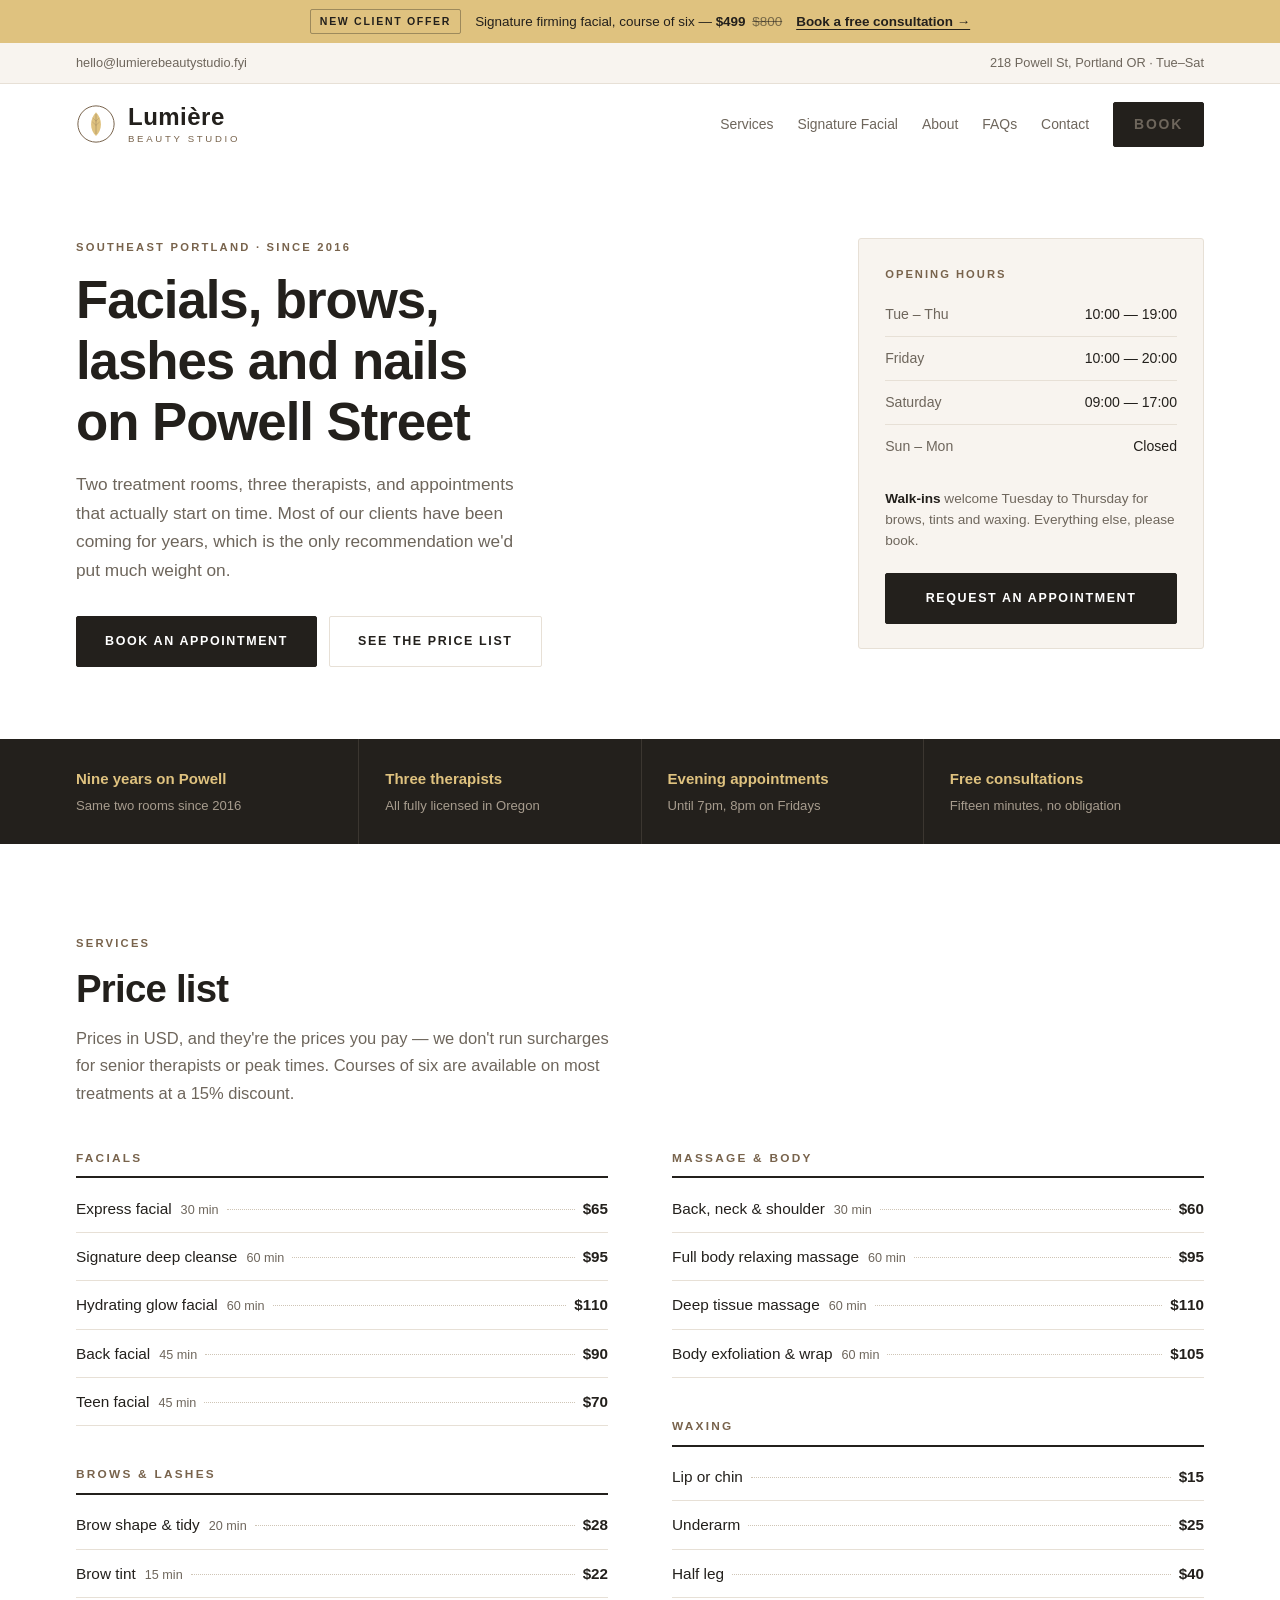
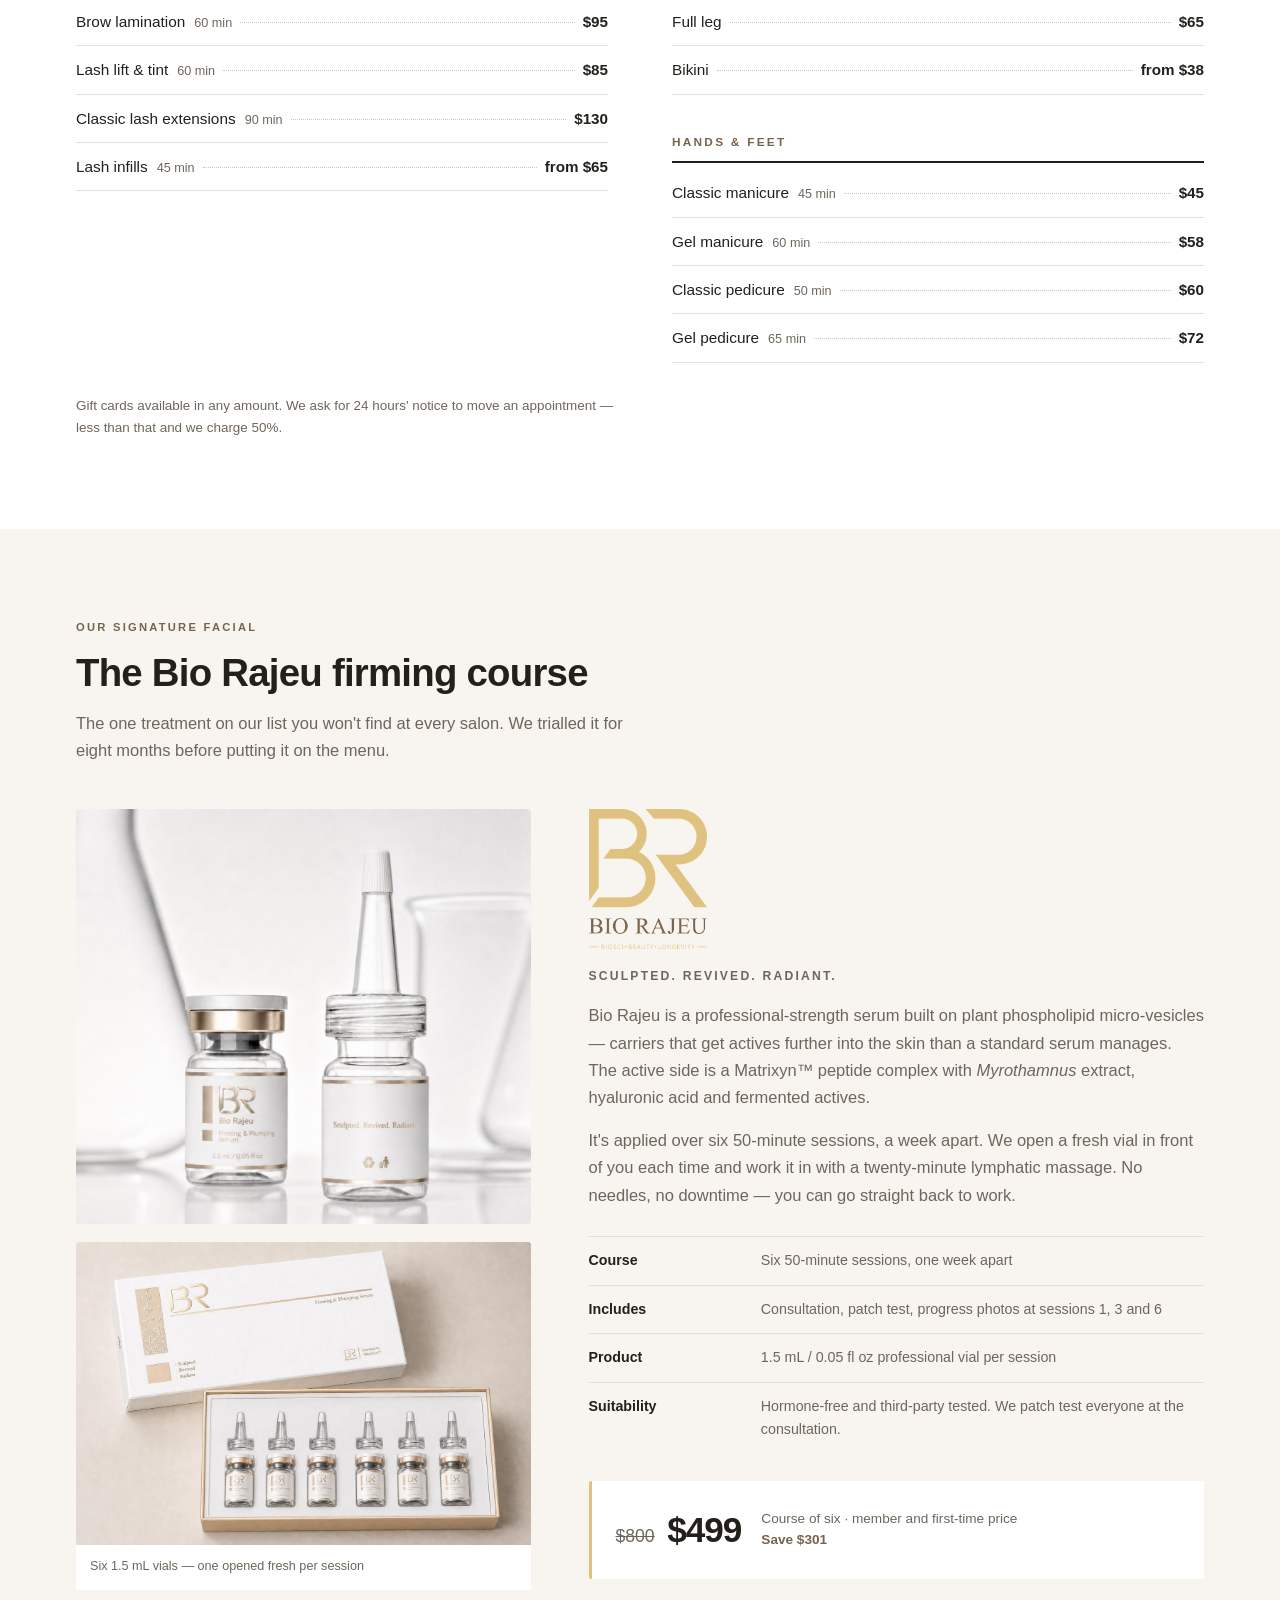
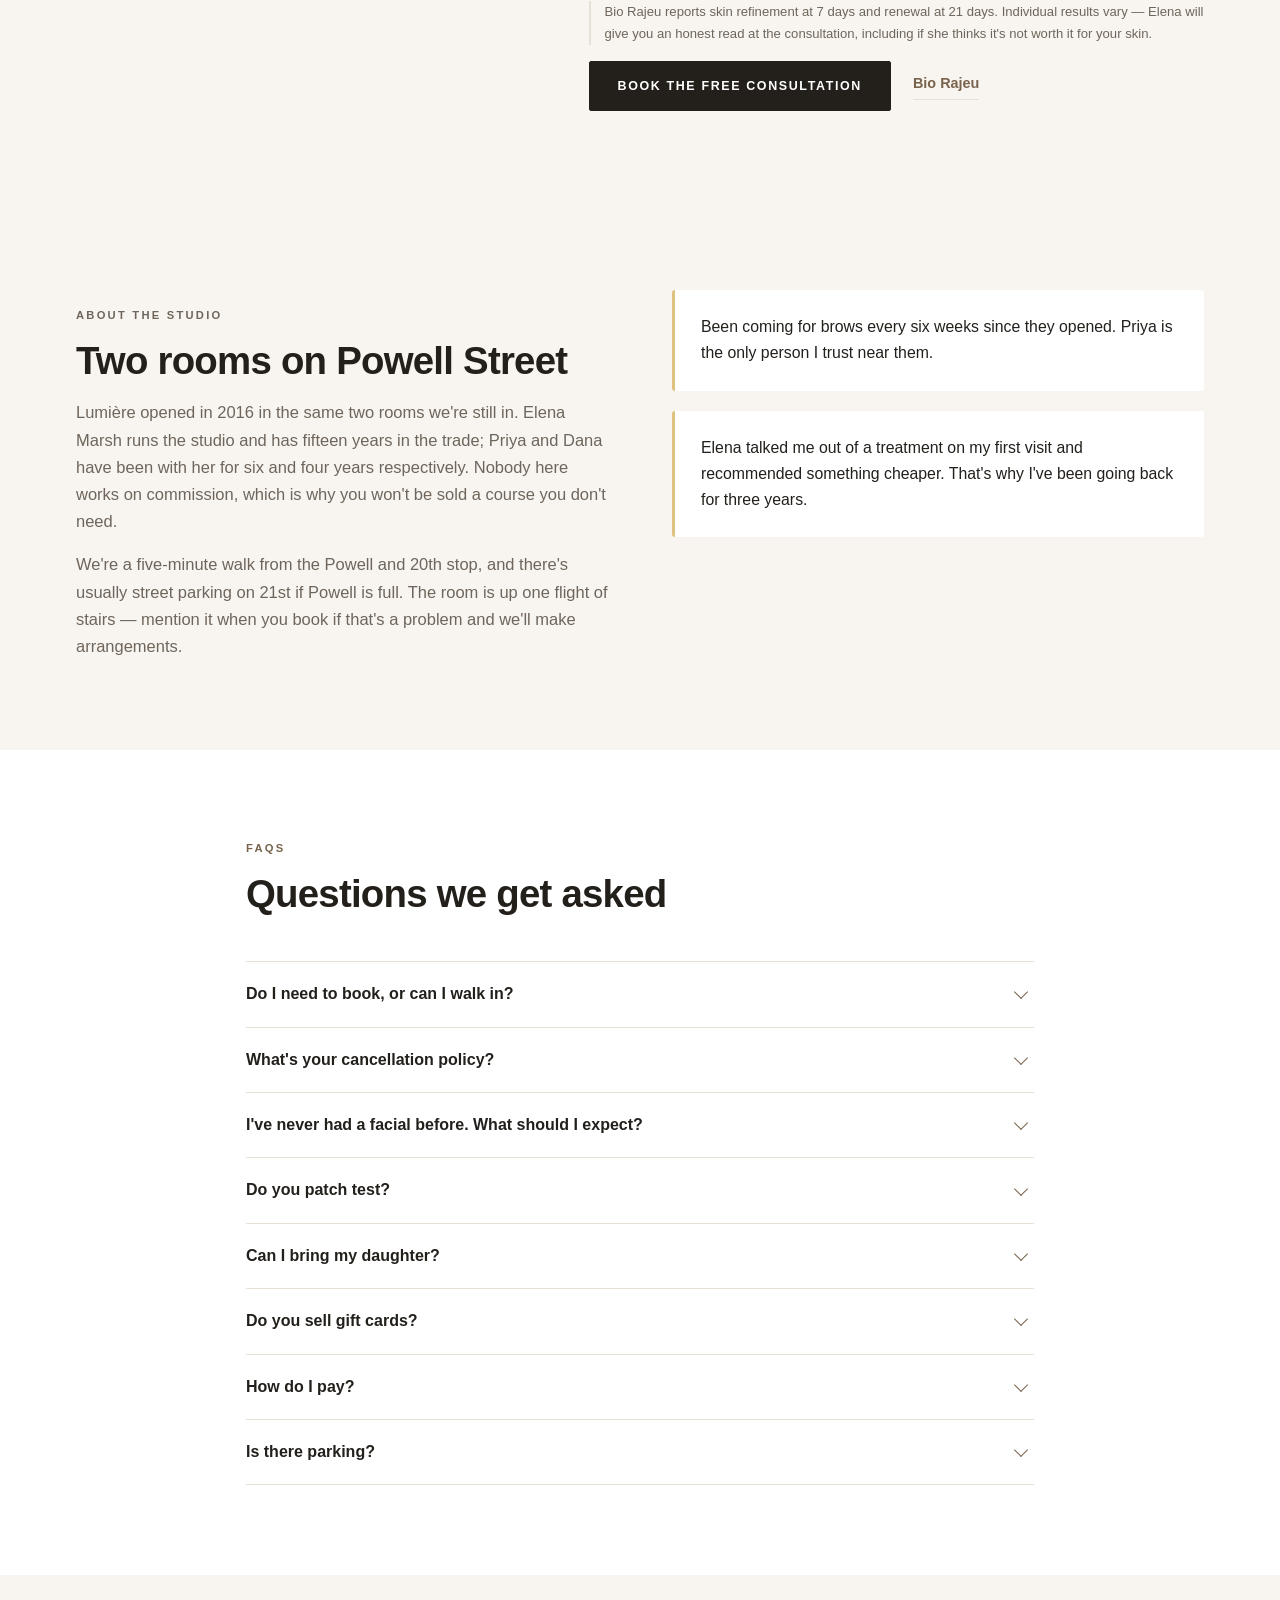
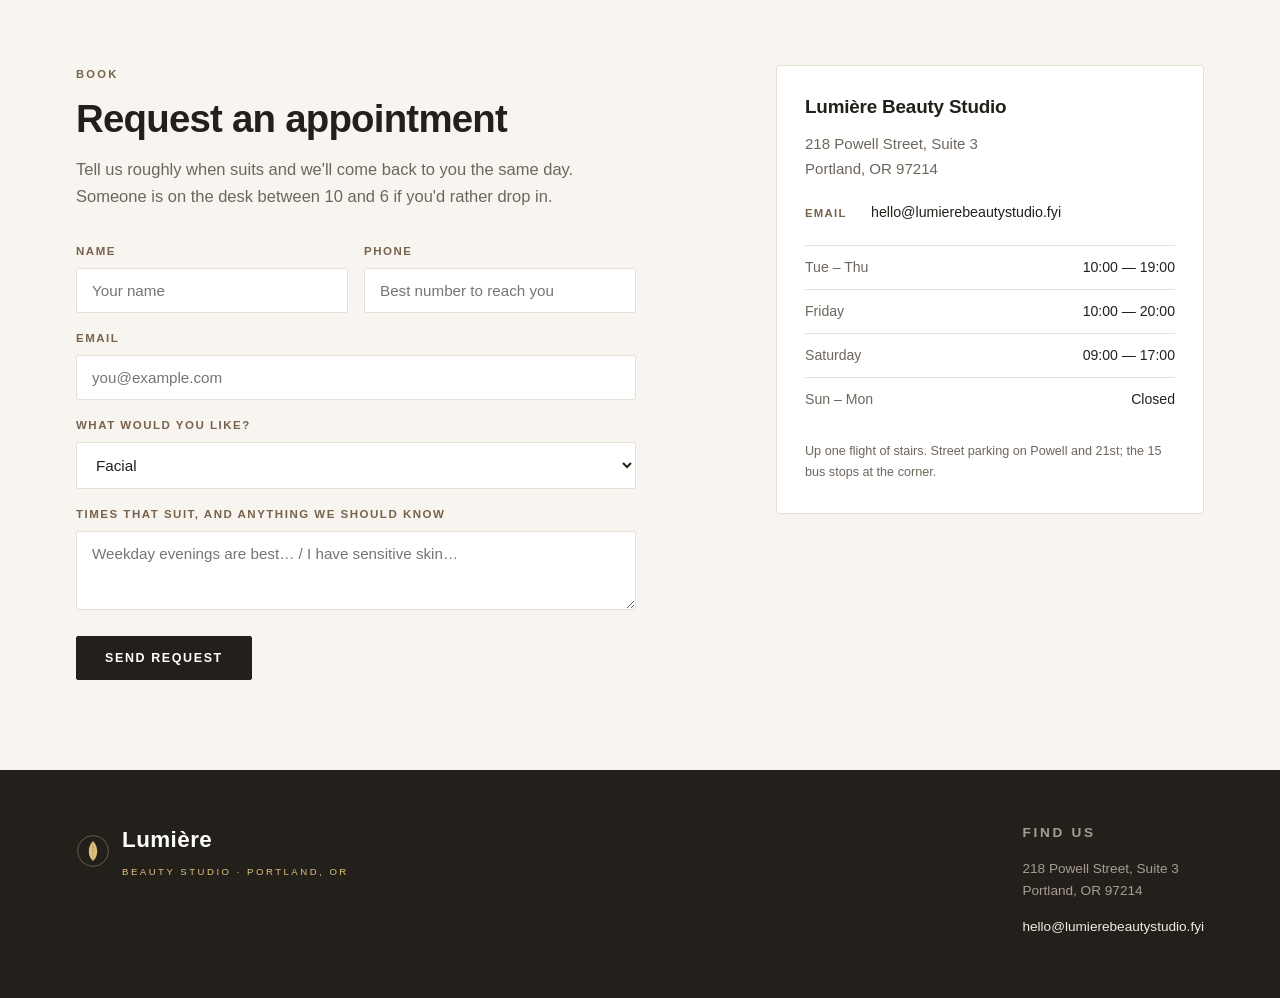
<file: index.html>
<!doctype html>
<html lang="en">
<head>
<meta charset="utf-8">
<meta name="viewport" content="width=device-width, initial-scale=1">
<meta name="robots" content="noindex, nofollow">
<title>Lumière Beauty Studio — Facials, Brows, Lashes &amp; Nails in Portland</title>
<meta name="description" content="A two-room beauty studio on Powell Street, Portland. Facials, brows and lashes, massage, waxing, manicures and pedicures. Since 2016.">
<link rel="icon" href="img/logo.svg">
<link rel="stylesheet" href="style.css">
</head>
<body>

<!-- Announcement bar — edit or delete this block freely -->
<a class="promo-bar" href="#signature">
  <strong>New client offer</strong>
  <span>Signature firming facial, course of six — <b>$499</b> <s>$800</s></span>
  <em>Book a free consultation &rarr;</em>
</a>

<!-- ============ UTILITY BAR ============ -->
<div class="util">
  <div class="wrap util-in">
    <a href="mailto:hello@lumierebeautystudio.fyi">hello@lumierebeautystudio.fyi</a>
    <span class="util-right">218 Powell St, Portland OR · Tue–Sat</span>
  </div>
</div>

<!-- ============ NAV ============ -->
<header class="nav" id="nav">
  <div class="wrap nav-in">
    <a class="brand" href="#top">
      <img class="brand-mark" src="img/logo.svg" alt="" width="64" height="64">
      <span>
        <span class="brand-name">Lumière</span>
        <span class="brand-sub">Beauty Studio</span>
      </span>
    </a>
    <nav class="nav-links" id="navLinks">
      <a href="#services">Services</a>
      <a href="#signature">Signature Facial</a>
      <a href="#about">About</a>
      <a href="#faq">FAQs</a>
      <a href="#contact">Contact</a>
      <a class="btn btn-sm" href="#book">Book</a>
    </nav>
    <button class="burger" id="burger" aria-label="Menu" aria-expanded="false">
      <span></span><span></span><span></span>
    </button>
  </div>
</header>

<main id="top">

  <!-- ============ HERO ============ -->
  <section class="hero">
    <div class="wrap hero-grid">
      <div class="hero-copy">
        <p class="kicker">Southeast Portland · Since 2016</p>
        <h1>Facials, brows, lashes and nails on Powell Street</h1>
        <p class="lede">Two treatment rooms, three therapists, and appointments that actually start on time. Most of our clients have been coming for years, which is the only recommendation we'd put much weight on.</p>
        <div class="hero-cta">
          <a class="btn" href="#book">Book an appointment</a>
          <a class="btn btn-ghost" href="#services">See the price list</a>
        </div>
      </div>
      <aside class="hero-card">
        <p class="hc-head">Opening hours</p>
        <table class="hours">
          <tr><th>Tue – Thu</th><td>10:00 — 19:00</td></tr>
          <tr><th>Friday</th><td>10:00 — 20:00</td></tr>
          <tr><th>Saturday</th><td>09:00 — 17:00</td></tr>
          <tr><th>Sun – Mon</th><td>Closed</td></tr>
        </table>
        <p class="hc-note"><strong>Walk-ins</strong> welcome Tuesday to Thursday for brows, tints and waxing. Everything else, please book.</p>
        <a class="btn btn-block" href="#book">Request an appointment</a>
      </aside>
    </div>
  </section>

  <!-- ============ TRUST STRIP ============ -->
  <section class="strip">
    <div class="wrap strip-in">
      <div><strong>Nine years on Powell</strong><span>Same two rooms since 2016</span></div>
      <div><strong>Three therapists</strong><span>All fully licensed in Oregon</span></div>
      <div><strong>Evening appointments</strong><span>Until 7pm, 8pm on Fridays</span></div>
      <div><strong>Free consultations</strong><span>Fifteen minutes, no obligation</span></div>
    </div>
  </section>

  <!-- ============ SERVICES / PRICE LIST ============ -->
  <section class="section" id="services">
    <div class="wrap">
      <div class="sec-head">
        <p class="kicker">Services</p>
        <h2>Price list</h2>
        <p class="sec-sub">Prices in USD, and they're the prices you pay — we don't run surcharges for senior therapists or peak times. Courses of six are available on most treatments at a 15% discount.</p>
      </div>

      <div class="menu-grid">

        <div class="menu-col">
          <h3 class="menu-cat">Facials</h3>
          <ul class="menu">
            <li><span class="m-name">Express facial<em>30 min</em></span><span class="m-dots"></span><span class="m-price">$65</span></li>
            <li><span class="m-name">Signature deep cleanse<em>60 min</em></span><span class="m-dots"></span><span class="m-price">$95</span></li>
            <li><span class="m-name">Hydrating glow facial<em>60 min</em></span><span class="m-dots"></span><span class="m-price">$110</span></li>
            <li><span class="m-name">Back facial<em>45 min</em></span><span class="m-dots"></span><span class="m-price">$90</span></li>
            <li><span class="m-name">Teen facial<em>45 min</em></span><span class="m-dots"></span><span class="m-price">$70</span></li>
          </ul>

          <h3 class="menu-cat">Brows &amp; lashes</h3>
          <ul class="menu">
            <li><span class="m-name">Brow shape &amp; tidy<em>20 min</em></span><span class="m-dots"></span><span class="m-price">$28</span></li>
            <li><span class="m-name">Brow tint<em>15 min</em></span><span class="m-dots"></span><span class="m-price">$22</span></li>
            <li><span class="m-name">Brow lamination<em>60 min</em></span><span class="m-dots"></span><span class="m-price">$95</span></li>
            <li><span class="m-name">Lash lift &amp; tint<em>60 min</em></span><span class="m-dots"></span><span class="m-price">$85</span></li>
            <li><span class="m-name">Classic lash extensions<em>90 min</em></span><span class="m-dots"></span><span class="m-price">$130</span></li>
            <li><span class="m-name">Lash infills<em>45 min</em></span><span class="m-dots"></span><span class="m-price">from $65</span></li>
          </ul>
        </div>

        <div class="menu-col">
          <h3 class="menu-cat">Massage &amp; body</h3>
          <ul class="menu">
            <li><span class="m-name">Back, neck &amp; shoulder<em>30 min</em></span><span class="m-dots"></span><span class="m-price">$60</span></li>
            <li><span class="m-name">Full body relaxing massage<em>60 min</em></span><span class="m-dots"></span><span class="m-price">$95</span></li>
            <li><span class="m-name">Deep tissue massage<em>60 min</em></span><span class="m-dots"></span><span class="m-price">$110</span></li>
            <li><span class="m-name">Body exfoliation &amp; wrap<em>60 min</em></span><span class="m-dots"></span><span class="m-price">$105</span></li>
          </ul>

          <h3 class="menu-cat">Waxing</h3>
          <ul class="menu">
            <li><span class="m-name">Lip or chin</span><span class="m-dots"></span><span class="m-price">$15</span></li>
            <li><span class="m-name">Underarm</span><span class="m-dots"></span><span class="m-price">$25</span></li>
            <li><span class="m-name">Half leg</span><span class="m-dots"></span><span class="m-price">$40</span></li>
            <li><span class="m-name">Full leg</span><span class="m-dots"></span><span class="m-price">$65</span></li>
            <li><span class="m-name">Bikini</span><span class="m-dots"></span><span class="m-price">from $38</span></li>
          </ul>

          <h3 class="menu-cat">Hands &amp; feet</h3>
          <ul class="menu">
            <li><span class="m-name">Classic manicure<em>45 min</em></span><span class="m-dots"></span><span class="m-price">$45</span></li>
            <li><span class="m-name">Gel manicure<em>60 min</em></span><span class="m-dots"></span><span class="m-price">$58</span></li>
            <li><span class="m-name">Classic pedicure<em>50 min</em></span><span class="m-dots"></span><span class="m-price">$60</span></li>
            <li><span class="m-name">Gel pedicure<em>65 min</em></span><span class="m-dots"></span><span class="m-price">$72</span></li>
          </ul>
        </div>

      </div>
      <p class="price-foot">Gift cards available in any amount. We ask for 24 hours' notice to move an appointment — less than that and we charge 50%.</p>
    </div>
  </section>

  <!-- ============================================================
       THE ONE BIO RAJEU SECTION
       ============================================================ -->
  <section class="section signature" id="signature">
    <div class="wrap">
      <div class="sec-head">
        <p class="kicker">Our signature facial</p>
        <h2>The Bio Rajeu firming course</h2>
        <p class="sec-sub">The one treatment on our list you won't find at every salon. We trialled it for eight months before putting it on the menu.</p>
      </div>

      <div class="sig-grid">
        <div class="sig-photos">
          <figure>
            <img src="img/serum-vials.jpg" alt="Bio Rajeu Firming &amp; Plumping Serum vial with its applicator" width="1280" height="1160" loading="lazy">
          </figure>
          <figure>
            <img src="img/serum-kit.jpg" alt="Bio Rajeu professional kit containing six serum vials" width="1280" height="853" loading="lazy">
            <figcaption>Six 1.5&nbsp;mL vials — one opened fresh per session</figcaption>
          </figure>
        </div>

        <div class="sig-copy">
          <img class="br-logo" src="img/br-logo.png" alt="Bio Rajeu — biosci, beauty, longevity" width="420" height="498">
          <p class="tagline">Sculpted. Revived. Radiant.</p>
          <p>Bio Rajeu is a professional-strength serum built on plant phospholipid micro-vesicles — carriers that get actives further into the skin than a standard serum manages. The active side is a Matrixyn™ peptide complex with <em>Myrothamnus</em> extract, hyaluronic acid and fermented actives.</p>
          <p>It's applied over six 50-minute sessions, a week apart. We open a fresh vial in front of you each time and work it in with a twenty-minute lymphatic massage. No needles, no downtime — you can go straight back to work.</p>

          <table class="spec">
            <tr><th>Course</th><td>Six 50-minute sessions, one week apart</td></tr>
            <tr><th>Includes</th><td>Consultation, patch test, progress photos at sessions 1, 3 and 6</td></tr>
            <tr><th>Product</th><td>1.5 mL / 0.05 fl oz professional vial per session</td></tr>
            <tr><th>Suitability</th><td>Hormone-free and third-party tested. We patch test everyone at the consultation.</td></tr>
          </table>

          <div class="offer">
            <div>
              <span class="offer-was">$800</span>
              <span class="offer-now">$499</span>
            </div>
            <p>Course of six · member and first-time price<br><em>Save $301</em></p>
          </div>

          <p class="disclaim">Bio Rajeu reports skin refinement at 7 days and renewal at 21 days. Individual results vary — Elena will give you an honest read at the consultation, including if she thinks it's not worth it for your skin.</p>

          <div class="sig-cta">
            <a class="btn" href="#book">Book the free consultation</a>
            <span class="brandname">Bio&nbsp;Rajeu</span>
          </div>
        </div>
      </div>
    </div>
  </section>

  <!-- ============ ABOUT ============ -->
  <section class="section about" id="about">
    <div class="wrap about-grid">
      <div>
        <p class="kicker">About the studio</p>
        <h2>Two rooms on Powell Street</h2>
        <p>Lumière opened in 2016 in the same two rooms we're still in. Elena Marsh runs the studio and has fifteen years in the trade; Priya and Dana have been with her for six and four years respectively. Nobody here works on commission, which is why you won't be sold a course you don't need.</p>
        <p>We're a five-minute walk from the Powell and 20th stop, and there's usually street parking on 21st if Powell is full. The room is up one flight of stairs — mention it when you book if that's a problem and we'll make arrangements.</p>
      </div>
      <div class="reviews">
        <blockquote>
          <p>Been coming for brows every six weeks since they opened. Priya is the only person I trust near them.</p>
        </blockquote>
        <blockquote>
          <p>Elena talked me out of a treatment on my first visit and recommended something cheaper. That's why I've been going back for three years.</p>
        </blockquote>
      </div>
    </div>
  </section>

  <!-- ============ FAQ ============ -->
  <section class="section" id="faq">
    <div class="wrap faq-wrap">
      <div class="sec-head">
        <p class="kicker">FAQs</p>
        <h2>Questions we get asked</h2>
      </div>
      <details><summary>Do I need to book, or can I walk in?</summary><p>Brows, tints and waxing we can usually fit in on a Tuesday to Thursday if you walk in. Facials, massage and nails need booking — those rooms are usually spoken for a week ahead.</p></details>
      <details><summary>What's your cancellation policy?</summary><p>Twenty-four hours' notice and there's no charge. Less than that and we charge 50%, because the slot generally can't be refilled. Genuine emergencies are a different matter — just let us know.</p></details>
      <details><summary>I've never had a facial before. What should I expect?</summary><p>Come with a clean face if you can, though it's fine if you don't. We'll talk through your skin for five minutes first, then you're lying down for the rest of it. Most people fall asleep. Nothing we do will leave you red or peeling.</p></details>
      <details><summary>Do you patch test?</summary><p>Always, for tints, lash treatments and any course-based facial. It takes two minutes at the consultation and needs to be at least 24 hours before the appointment.</p></details>
      <details><summary>Can I bring my daughter?</summary><p>We do teen facials from fourteen with a parent present. For everything else the minimum is sixteen, and under eighteen needs a parent to sign.</p></details>
      <details><summary>Do you sell gift cards?</summary><p>Yes, any amount, valid twelve months. You can buy them at the desk or by email and we'll post them out.</p></details>
      <details><summary>How do I pay?</summary><p>Card, cash or Apple Pay at the desk. Courses can be split over three months at no extra cost — just ask when you book.</p></details>
      <details><summary>Is there parking?</summary><p>Street parking on Powell and 21st, free after 6pm. The 15 bus stops at the corner.</p></details>
    </div>
  </section>

  <!-- ============ BOOK / CONTACT ============ -->
  <section class="section book" id="book">
    <div class="wrap book-grid">
      <div>
        <p class="kicker">Book</p>
        <h2>Request an appointment</h2>
        <p class="sec-sub">Tell us roughly when suits and we'll come back to you the same day. Someone is on the desk between 10 and 6 if you'd rather drop in.</p>
        <form class="form" onsubmit="return false;">
          <div class="row">
            <label>Name<input type="text" placeholder="Your name" required></label>
            <label>Phone<input type="tel" placeholder="Best number to reach you" required></label>
          </div>
          <label>Email<input type="email" placeholder="you@example.com" required></label>
          <label>What would you like?
            <select>
              <option>Facial</option>
              <option>Brows or lashes</option>
              <option>Massage or body</option>
              <option>Waxing</option>
              <option>Manicure or pedicure</option>
              <option>Bio Rajeu firming course — free consultation</option>
              <option>Not sure yet</option>
            </select>
          </label>
          <label>Times that suit, and anything we should know<textarea rows="3" placeholder="Weekday evenings are best… / I have sensitive skin…"></textarea></label>
          <button class="btn" type="submit">Send request</button>
        </form>
      </div>
      <aside class="details" id="contact">
        <h3>Lumière Beauty Studio</h3>
        <p class="addr">218 Powell Street, Suite 3<br>Portland, OR 97214</p>
        <p class="contact-line"><strong>Email</strong> <a href="mailto:hello@lumierebeautystudio.fyi">hello@lumierebeautystudio.fyi</a></p>
        <table class="hours">
          <tr><th>Tue – Thu</th><td>10:00 — 19:00</td></tr>
          <tr><th>Friday</th><td>10:00 — 20:00</td></tr>
          <tr><th>Saturday</th><td>09:00 — 17:00</td></tr>
          <tr><th>Sun – Mon</th><td>Closed</td></tr>
        </table>
        <p class="fineprint">Up one flight of stairs. Street parking on Powell and 21st; the 15 bus stops at the corner.</p>
      </aside>
    </div>
  </section>

</main>

<footer class="footer">
  <div class="wrap footer-in">
    <div class="foot-col">
      <div class="foot-brand">
        <img class="brand-mark" src="img/logo.svg" alt="" width="64" height="64">
        <div>
          <p class="brand-name foot-name">Lumière</p>
          <p class="foot-sub">Beauty Studio · Portland, OR</p>
        </div>
      </div>
    </div>
    <div class="foot-col foot-links">
      <p class="foot-head">Find us</p>
      <p>218 Powell Street, Suite 3<br>Portland, OR 97214</p>
      <p><a href="mailto:hello@lumierebeautystudio.fyi">hello@lumierebeautystudio.fyi</a></p>
    </div>
  </div>
</footer>

<script src="script.js"></script>
</body>
</html>
</file>
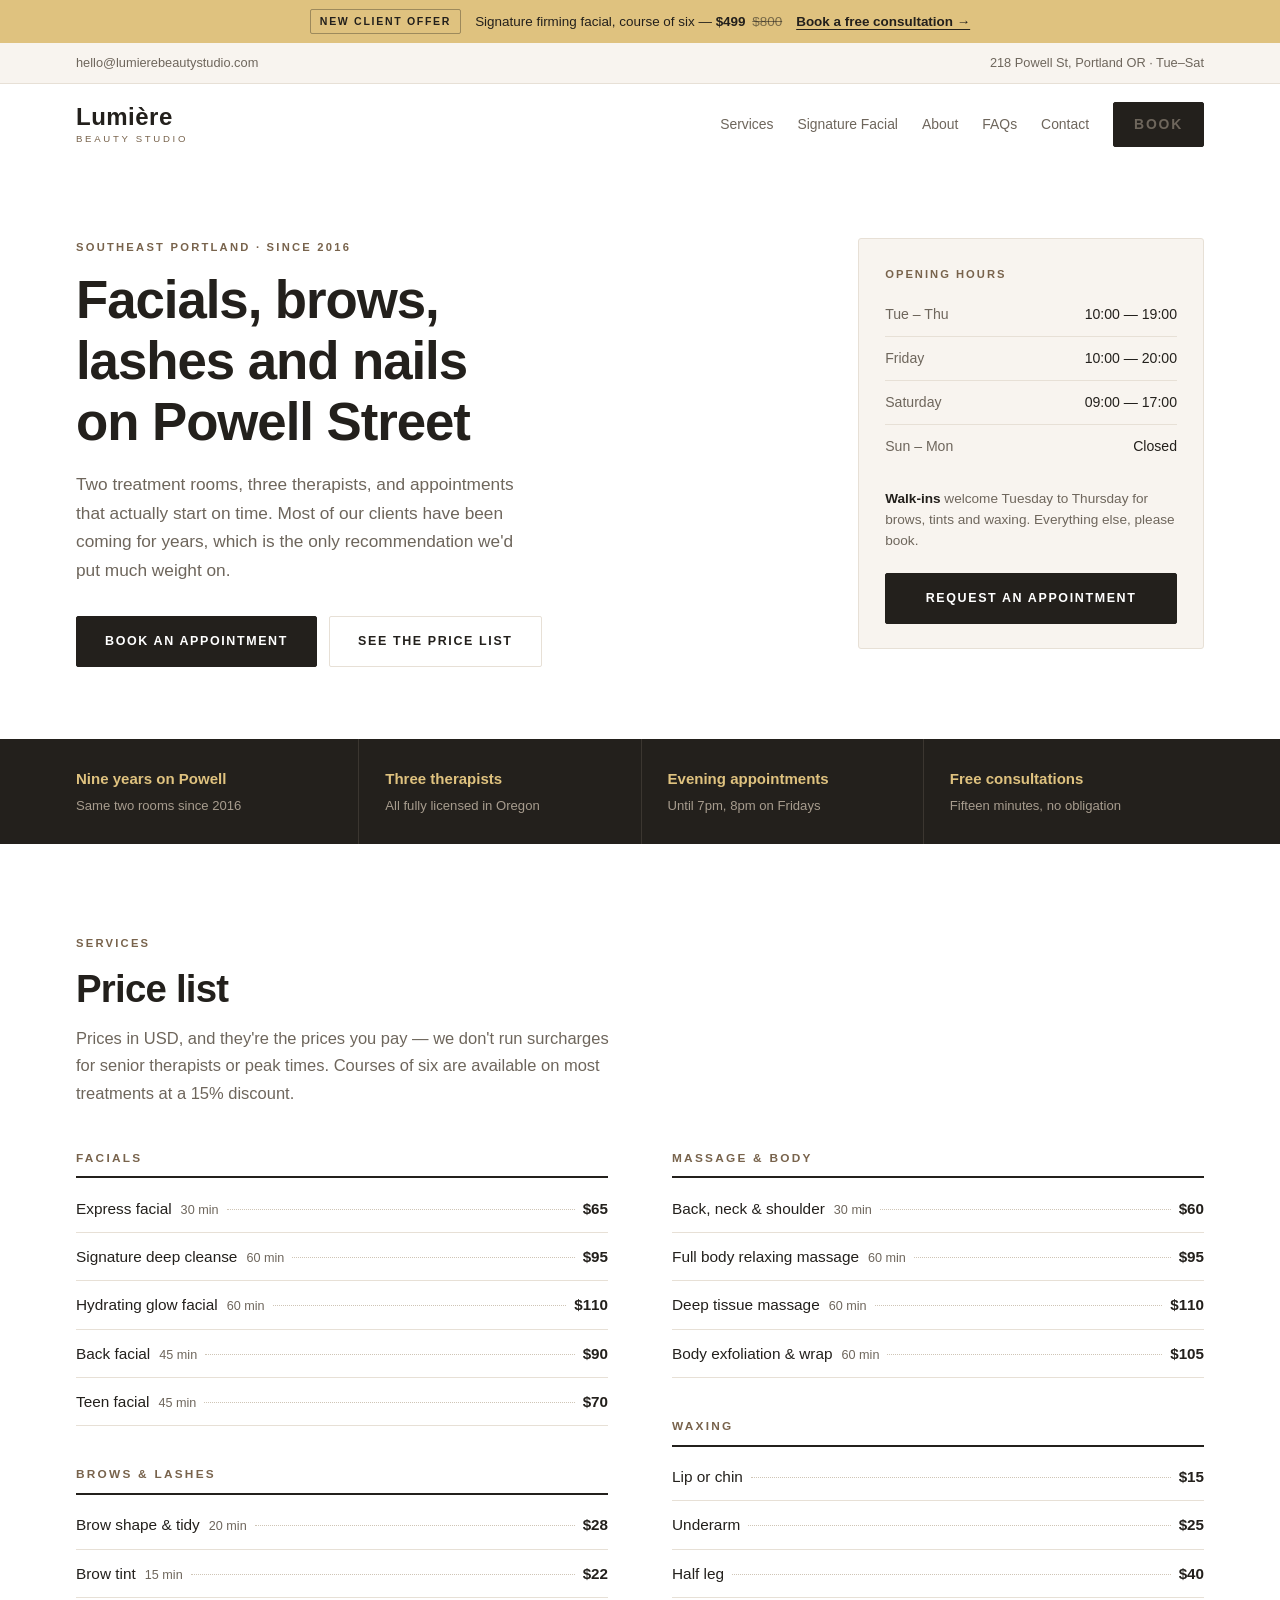
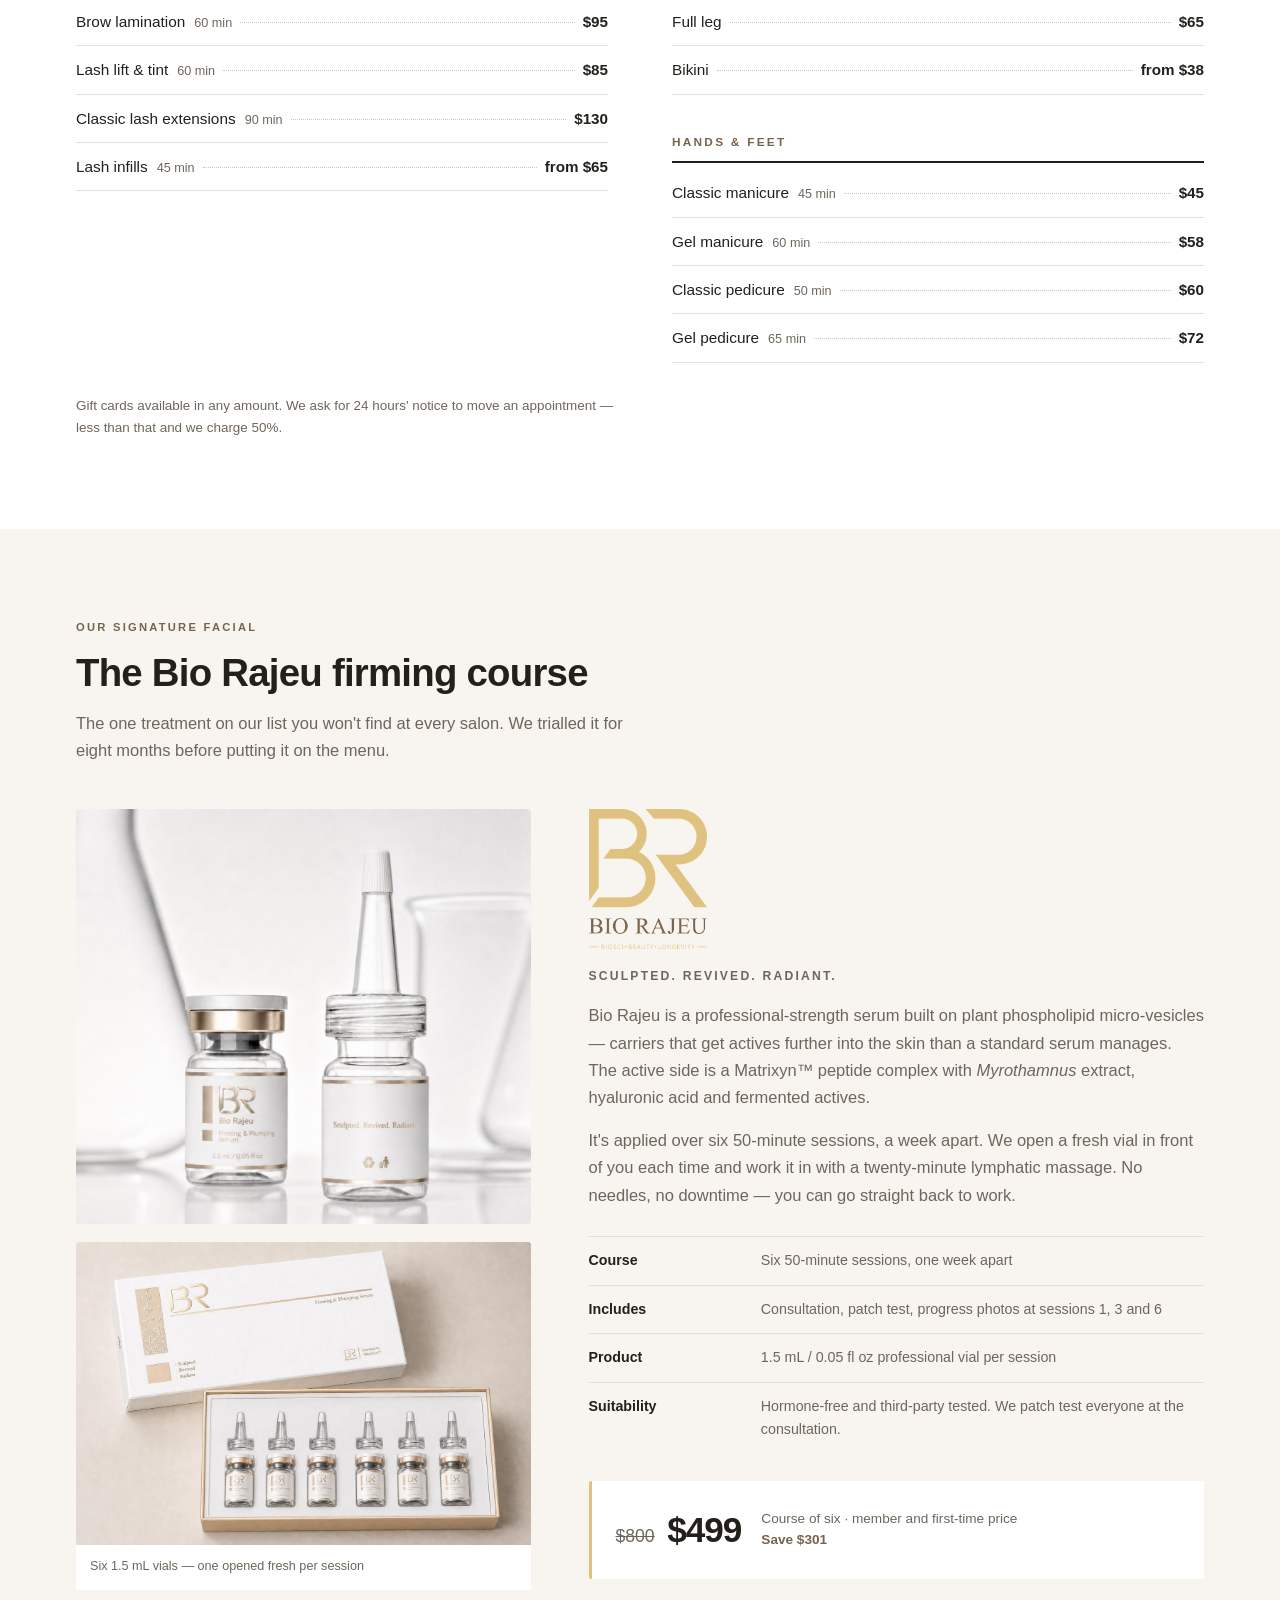
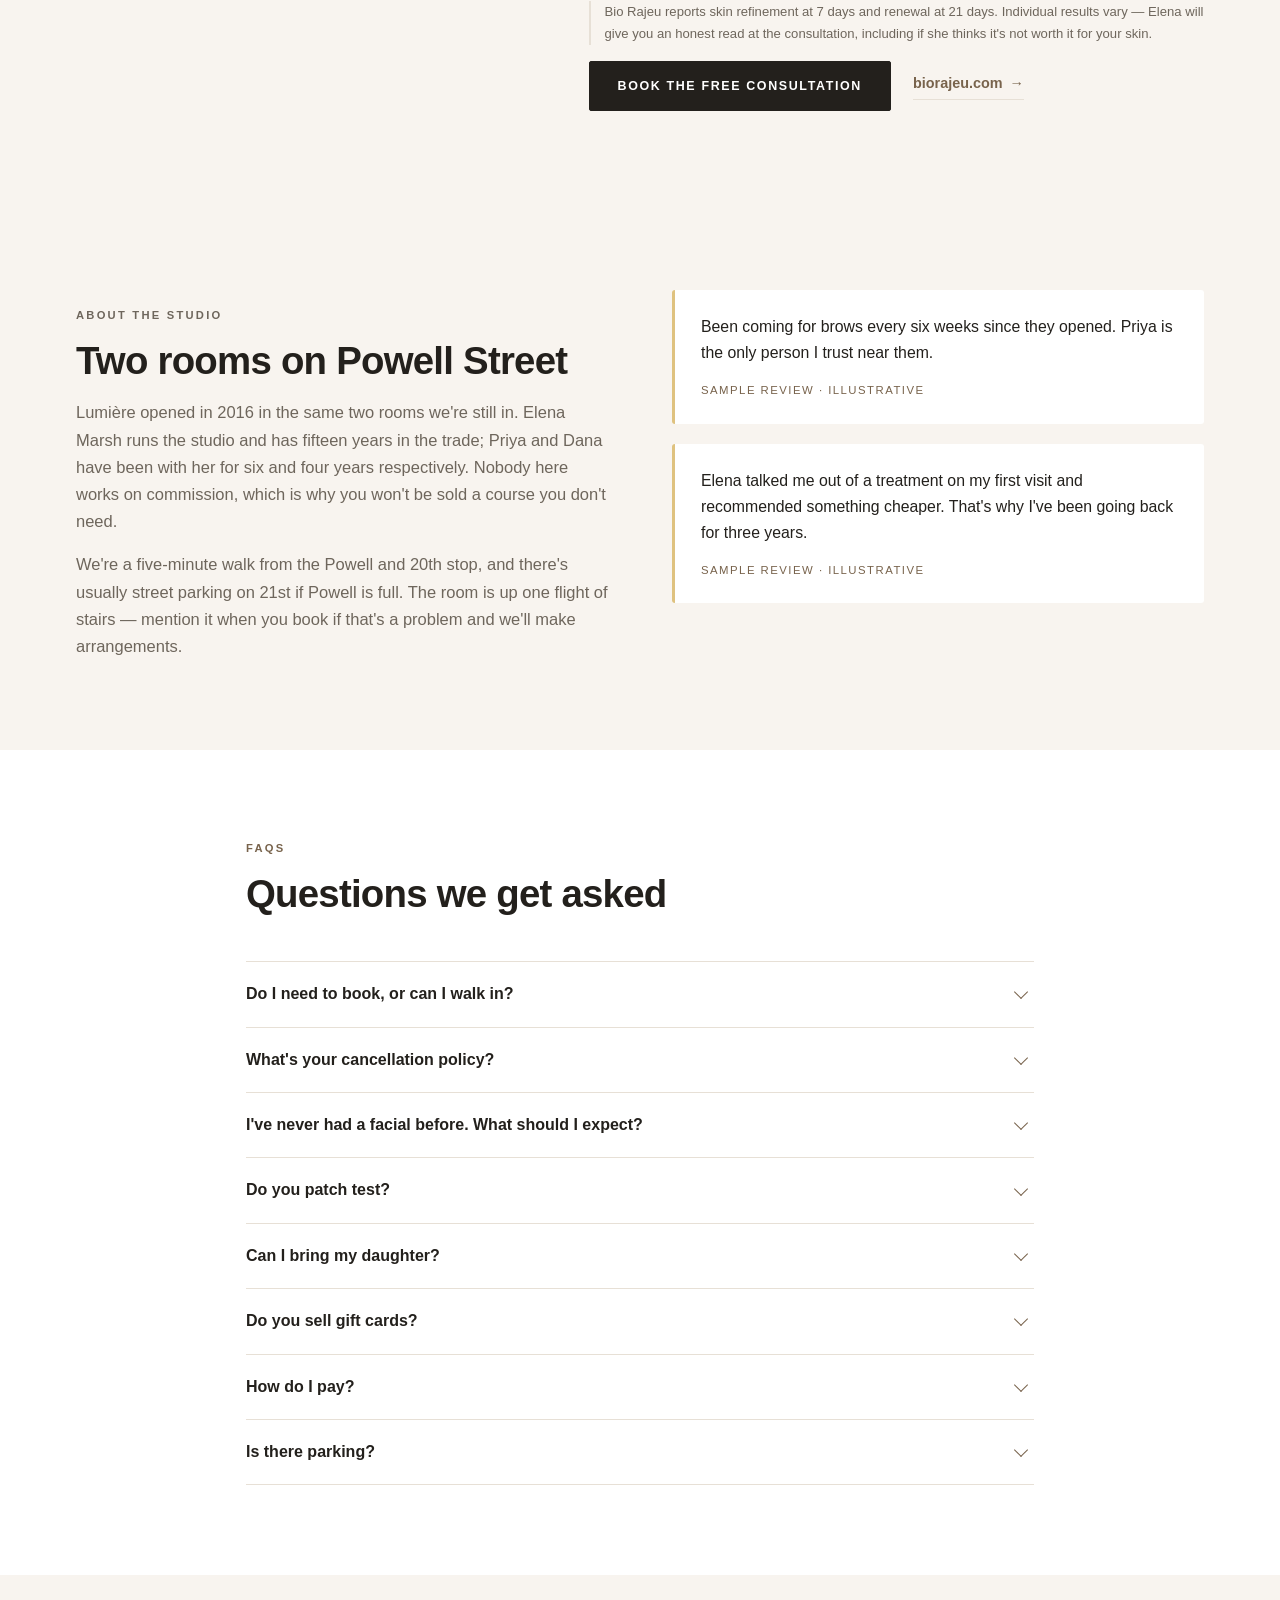
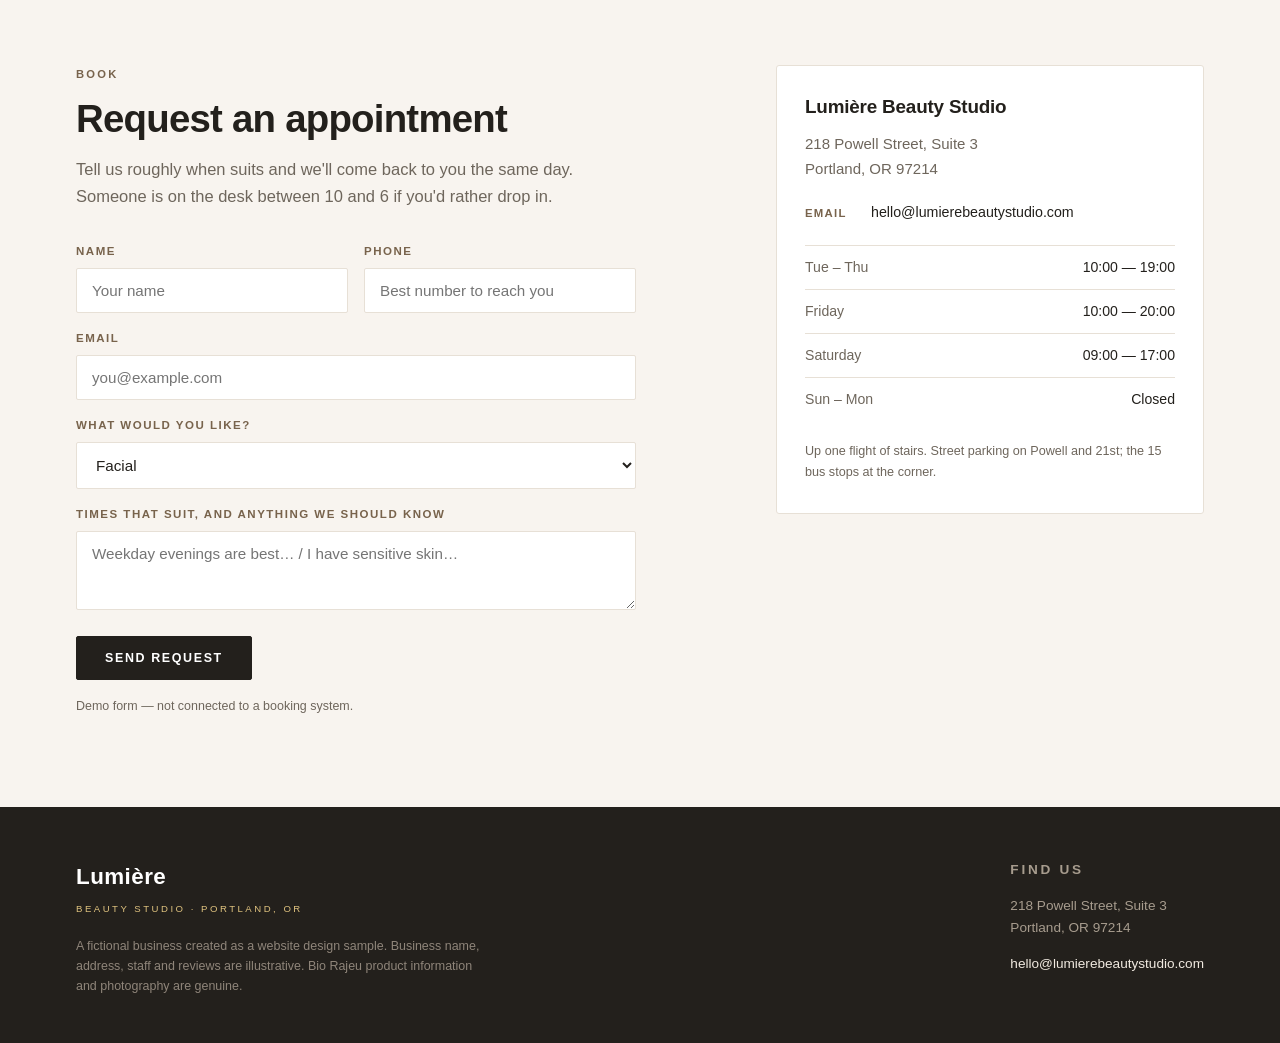
<file: sites/01-lumiere/index.html>
<!doctype html>
<html lang="en">
<head>
<meta charset="utf-8">
<meta name="viewport" content="width=device-width, initial-scale=1">
<meta name="robots" content="noindex, nofollow">
<title>Lumière Beauty Studio — Facials, Brows, Lashes &amp; Nails in Portland</title>
<meta name="description" content="A two-room beauty studio on Powell Street, Portland. Facials, brows and lashes, massage, waxing, manicures and pedicures. Since 2016.">
<link rel="stylesheet" href="style.css">
</head>
<body>

<!-- Announcement bar — edit or delete this block freely -->
<a class="promo-bar" href="#signature">
  <strong>New client offer</strong>
  <span>Signature firming facial, course of six — <b>$499</b> <s>$800</s></span>
  <em>Book a free consultation &rarr;</em>
</a>

<!-- ============ UTILITY BAR ============ -->
<div class="util">
  <div class="wrap util-in">
    <a href="mailto:hello@lumierebeautystudio.com">hello@lumierebeautystudio.com</a>
    <span class="util-right">218 Powell St, Portland OR · Tue–Sat</span>
  </div>
</div>

<!-- ============ NAV ============ -->
<header class="nav" id="nav">
  <div class="wrap nav-in">
    <a class="brand" href="#top">
      <span class="brand-name">Lumière</span>
      <span class="brand-sub">Beauty Studio</span>
    </a>
    <nav class="nav-links" id="navLinks">
      <a href="#services">Services</a>
      <a href="#signature">Signature Facial</a>
      <a href="#about">About</a>
      <a href="#faq">FAQs</a>
      <a href="#contact">Contact</a>
      <a class="btn btn-sm" href="#book">Book</a>
    </nav>
    <button class="burger" id="burger" aria-label="Menu" aria-expanded="false">
      <span></span><span></span><span></span>
    </button>
  </div>
</header>

<main id="top">

  <!-- ============ HERO ============ -->
  <section class="hero">
    <div class="wrap hero-grid">
      <div class="hero-copy">
        <p class="kicker">Southeast Portland · Since 2016</p>
        <h1>Facials, brows, lashes and nails on Powell Street</h1>
        <p class="lede">Two treatment rooms, three therapists, and appointments that actually start on time. Most of our clients have been coming for years, which is the only recommendation we'd put much weight on.</p>
        <div class="hero-cta">
          <a class="btn" href="#book">Book an appointment</a>
          <a class="btn btn-ghost" href="#services">See the price list</a>
        </div>
      </div>
      <aside class="hero-card">
        <p class="hc-head">Opening hours</p>
        <table class="hours">
          <tr><th>Tue – Thu</th><td>10:00 — 19:00</td></tr>
          <tr><th>Friday</th><td>10:00 — 20:00</td></tr>
          <tr><th>Saturday</th><td>09:00 — 17:00</td></tr>
          <tr><th>Sun – Mon</th><td>Closed</td></tr>
        </table>
        <p class="hc-note"><strong>Walk-ins</strong> welcome Tuesday to Thursday for brows, tints and waxing. Everything else, please book.</p>
        <a class="btn btn-block" href="#book">Request an appointment</a>
      </aside>
    </div>
  </section>

  <!-- ============ TRUST STRIP ============ -->
  <section class="strip">
    <div class="wrap strip-in">
      <div><strong>Nine years on Powell</strong><span>Same two rooms since 2016</span></div>
      <div><strong>Three therapists</strong><span>All fully licensed in Oregon</span></div>
      <div><strong>Evening appointments</strong><span>Until 7pm, 8pm on Fridays</span></div>
      <div><strong>Free consultations</strong><span>Fifteen minutes, no obligation</span></div>
    </div>
  </section>

  <!-- ============ SERVICES / PRICE LIST ============ -->
  <section class="section" id="services">
    <div class="wrap">
      <div class="sec-head">
        <p class="kicker">Services</p>
        <h2>Price list</h2>
        <p class="sec-sub">Prices in USD, and they're the prices you pay — we don't run surcharges for senior therapists or peak times. Courses of six are available on most treatments at a 15% discount.</p>
      </div>

      <div class="menu-grid">

        <div class="menu-col">
          <h3 class="menu-cat">Facials</h3>
          <ul class="menu">
            <li><span class="m-name">Express facial<em>30 min</em></span><span class="m-dots"></span><span class="m-price">$65</span></li>
            <li><span class="m-name">Signature deep cleanse<em>60 min</em></span><span class="m-dots"></span><span class="m-price">$95</span></li>
            <li><span class="m-name">Hydrating glow facial<em>60 min</em></span><span class="m-dots"></span><span class="m-price">$110</span></li>
            <li><span class="m-name">Back facial<em>45 min</em></span><span class="m-dots"></span><span class="m-price">$90</span></li>
            <li><span class="m-name">Teen facial<em>45 min</em></span><span class="m-dots"></span><span class="m-price">$70</span></li>
          </ul>

          <h3 class="menu-cat">Brows &amp; lashes</h3>
          <ul class="menu">
            <li><span class="m-name">Brow shape &amp; tidy<em>20 min</em></span><span class="m-dots"></span><span class="m-price">$28</span></li>
            <li><span class="m-name">Brow tint<em>15 min</em></span><span class="m-dots"></span><span class="m-price">$22</span></li>
            <li><span class="m-name">Brow lamination<em>60 min</em></span><span class="m-dots"></span><span class="m-price">$95</span></li>
            <li><span class="m-name">Lash lift &amp; tint<em>60 min</em></span><span class="m-dots"></span><span class="m-price">$85</span></li>
            <li><span class="m-name">Classic lash extensions<em>90 min</em></span><span class="m-dots"></span><span class="m-price">$130</span></li>
            <li><span class="m-name">Lash infills<em>45 min</em></span><span class="m-dots"></span><span class="m-price">from $65</span></li>
          </ul>
        </div>

        <div class="menu-col">
          <h3 class="menu-cat">Massage &amp; body</h3>
          <ul class="menu">
            <li><span class="m-name">Back, neck &amp; shoulder<em>30 min</em></span><span class="m-dots"></span><span class="m-price">$60</span></li>
            <li><span class="m-name">Full body relaxing massage<em>60 min</em></span><span class="m-dots"></span><span class="m-price">$95</span></li>
            <li><span class="m-name">Deep tissue massage<em>60 min</em></span><span class="m-dots"></span><span class="m-price">$110</span></li>
            <li><span class="m-name">Body exfoliation &amp; wrap<em>60 min</em></span><span class="m-dots"></span><span class="m-price">$105</span></li>
          </ul>

          <h3 class="menu-cat">Waxing</h3>
          <ul class="menu">
            <li><span class="m-name">Lip or chin</span><span class="m-dots"></span><span class="m-price">$15</span></li>
            <li><span class="m-name">Underarm</span><span class="m-dots"></span><span class="m-price">$25</span></li>
            <li><span class="m-name">Half leg</span><span class="m-dots"></span><span class="m-price">$40</span></li>
            <li><span class="m-name">Full leg</span><span class="m-dots"></span><span class="m-price">$65</span></li>
            <li><span class="m-name">Bikini</span><span class="m-dots"></span><span class="m-price">from $38</span></li>
          </ul>

          <h3 class="menu-cat">Hands &amp; feet</h3>
          <ul class="menu">
            <li><span class="m-name">Classic manicure<em>45 min</em></span><span class="m-dots"></span><span class="m-price">$45</span></li>
            <li><span class="m-name">Gel manicure<em>60 min</em></span><span class="m-dots"></span><span class="m-price">$58</span></li>
            <li><span class="m-name">Classic pedicure<em>50 min</em></span><span class="m-dots"></span><span class="m-price">$60</span></li>
            <li><span class="m-name">Gel pedicure<em>65 min</em></span><span class="m-dots"></span><span class="m-price">$72</span></li>
          </ul>
        </div>

      </div>
      <p class="price-foot">Gift cards available in any amount. We ask for 24 hours' notice to move an appointment — less than that and we charge 50%.</p>
    </div>
  </section>

  <!-- ============================================================
       THE ONE BIO RAJEU SECTION
       ============================================================ -->
  <section class="section signature" id="signature">
    <div class="wrap">
      <div class="sec-head">
        <p class="kicker">Our signature facial</p>
        <h2>The Bio Rajeu firming course</h2>
        <p class="sec-sub">The one treatment on our list you won't find at every salon. We trialled it for eight months before putting it on the menu.</p>
      </div>

      <div class="sig-grid">
        <div class="sig-photos">
          <figure>
            <img src="img/serum-vials.jpg" alt="Bio Rajeu Firming &amp; Plumping Serum vial with its applicator" width="1280" height="1160" loading="lazy">
          </figure>
          <figure>
            <img src="img/serum-kit.jpg" alt="Bio Rajeu professional kit containing six serum vials" width="1280" height="853" loading="lazy">
            <figcaption>Six 1.5&nbsp;mL vials — one opened fresh per session</figcaption>
          </figure>
        </div>

        <div class="sig-copy">
          <img class="br-logo" src="img/br-logo.png" alt="Bio Rajeu — biosci, beauty, longevity" width="420" height="498">
          <p class="tagline">Sculpted. Revived. Radiant.</p>
          <p>Bio Rajeu is a professional-strength serum built on plant phospholipid micro-vesicles — carriers that get actives further into the skin than a standard serum manages. The active side is a Matrixyn™ peptide complex with <em>Myrothamnus</em> extract, hyaluronic acid and fermented actives.</p>
          <p>It's applied over six 50-minute sessions, a week apart. We open a fresh vial in front of you each time and work it in with a twenty-minute lymphatic massage. No needles, no downtime — you can go straight back to work.</p>

          <table class="spec">
            <tr><th>Course</th><td>Six 50-minute sessions, one week apart</td></tr>
            <tr><th>Includes</th><td>Consultation, patch test, progress photos at sessions 1, 3 and 6</td></tr>
            <tr><th>Product</th><td>1.5 mL / 0.05 fl oz professional vial per session</td></tr>
            <tr><th>Suitability</th><td>Hormone-free and third-party tested. We patch test everyone at the consultation.</td></tr>
          </table>

          <div class="offer">
            <div>
              <span class="offer-was">$800</span>
              <span class="offer-now">$499</span>
            </div>
            <p>Course of six · member and first-time price<br><em>Save $301</em></p>
          </div>

          <p class="disclaim">Bio Rajeu reports skin refinement at 7 days and renewal at 21 days. Individual results vary — Elena will give you an honest read at the consultation, including if she thinks it's not worth it for your skin.</p>

          <div class="sig-cta">
            <a class="btn" href="#book">Book the free consultation</a>
            <a class="link-arrow" href="https://biorajeu.com" rel="noopener">biorajeu.com <span>&rarr;</span></a>
          </div>
        </div>
      </div>
    </div>
  </section>

  <!-- ============ ABOUT ============ -->
  <section class="section about" id="about">
    <div class="wrap about-grid">
      <div>
        <p class="kicker">About the studio</p>
        <h2>Two rooms on Powell Street</h2>
        <p>Lumière opened in 2016 in the same two rooms we're still in. Elena Marsh runs the studio and has fifteen years in the trade; Priya and Dana have been with her for six and four years respectively. Nobody here works on commission, which is why you won't be sold a course you don't need.</p>
        <p>We're a five-minute walk from the Powell and 20th stop, and there's usually street parking on 21st if Powell is full. The room is up one flight of stairs — mention it when you book if that's a problem and we'll make arrangements.</p>
      </div>
      <div class="reviews">
        <blockquote>
          <p>Been coming for brows every six weeks since they opened. Priya is the only person I trust near them.</p>
          <cite>Sample review · illustrative</cite>
        </blockquote>
        <blockquote>
          <p>Elena talked me out of a treatment on my first visit and recommended something cheaper. That's why I've been going back for three years.</p>
          <cite>Sample review · illustrative</cite>
        </blockquote>
      </div>
    </div>
  </section>

  <!-- ============ FAQ ============ -->
  <section class="section" id="faq">
    <div class="wrap faq-wrap">
      <div class="sec-head">
        <p class="kicker">FAQs</p>
        <h2>Questions we get asked</h2>
      </div>
      <details><summary>Do I need to book, or can I walk in?</summary><p>Brows, tints and waxing we can usually fit in on a Tuesday to Thursday if you walk in. Facials, massage and nails need booking — those rooms are usually spoken for a week ahead.</p></details>
      <details><summary>What's your cancellation policy?</summary><p>Twenty-four hours' notice and there's no charge. Less than that and we charge 50%, because the slot generally can't be refilled. Genuine emergencies are a different matter — just let us know.</p></details>
      <details><summary>I've never had a facial before. What should I expect?</summary><p>Come with a clean face if you can, though it's fine if you don't. We'll talk through your skin for five minutes first, then you're lying down for the rest of it. Most people fall asleep. Nothing we do will leave you red or peeling.</p></details>
      <details><summary>Do you patch test?</summary><p>Always, for tints, lash treatments and any course-based facial. It takes two minutes at the consultation and needs to be at least 24 hours before the appointment.</p></details>
      <details><summary>Can I bring my daughter?</summary><p>We do teen facials from fourteen with a parent present. For everything else the minimum is sixteen, and under eighteen needs a parent to sign.</p></details>
      <details><summary>Do you sell gift cards?</summary><p>Yes, any amount, valid twelve months. You can buy them at the desk or by email and we'll post them out.</p></details>
      <details><summary>How do I pay?</summary><p>Card, cash or Apple Pay at the desk. Courses can be split over three months at no extra cost — just ask when you book.</p></details>
      <details><summary>Is there parking?</summary><p>Street parking on Powell and 21st, free after 6pm. The 15 bus stops at the corner.</p></details>
    </div>
  </section>

  <!-- ============ BOOK / CONTACT ============ -->
  <section class="section book" id="book">
    <div class="wrap book-grid">
      <div>
        <p class="kicker">Book</p>
        <h2>Request an appointment</h2>
        <p class="sec-sub">Tell us roughly when suits and we'll come back to you the same day. Someone is on the desk between 10 and 6 if you'd rather drop in.</p>
        <form class="form" onsubmit="return false;">
          <div class="row">
            <label>Name<input type="text" placeholder="Your name" required></label>
            <label>Phone<input type="tel" placeholder="Best number to reach you" required></label>
          </div>
          <label>Email<input type="email" placeholder="you@example.com" required></label>
          <label>What would you like?
            <select>
              <option>Facial</option>
              <option>Brows or lashes</option>
              <option>Massage or body</option>
              <option>Waxing</option>
              <option>Manicure or pedicure</option>
              <option>Bio Rajeu firming course — free consultation</option>
              <option>Not sure yet</option>
            </select>
          </label>
          <label>Times that suit, and anything we should know<textarea rows="3" placeholder="Weekday evenings are best… / I have sensitive skin…"></textarea></label>
          <button class="btn" type="submit">Send request</button>
          <p class="form-note">Demo form — not connected to a booking system.</p>
        </form>
      </div>
      <aside class="details" id="contact">
        <h3>Lumière Beauty Studio</h3>
        <p class="addr">218 Powell Street, Suite 3<br>Portland, OR 97214</p>
        <p class="contact-line"><strong>Email</strong> <a href="mailto:hello@lumierebeautystudio.com">hello@lumierebeautystudio.com</a></p>
        <table class="hours">
          <tr><th>Tue – Thu</th><td>10:00 — 19:00</td></tr>
          <tr><th>Friday</th><td>10:00 — 20:00</td></tr>
          <tr><th>Saturday</th><td>09:00 — 17:00</td></tr>
          <tr><th>Sun – Mon</th><td>Closed</td></tr>
        </table>
        <p class="fineprint">Up one flight of stairs. Street parking on Powell and 21st; the 15 bus stops at the corner.</p>
      </aside>
    </div>
  </section>

</main>

<footer class="footer">
  <div class="wrap footer-in">
    <div class="foot-col">
      <p class="brand-name foot-name">Lumière</p>
      <p class="foot-sub">Beauty Studio · Portland, OR</p>
      <p class="foot-note">A fictional business created as a website design sample. Business name, address, staff and reviews are illustrative. Bio Rajeu product information and photography are genuine.</p>
    </div>
    <div class="foot-col foot-links">
      <p class="foot-head">Find us</p>
      <p>218 Powell Street, Suite 3<br>Portland, OR 97214</p>
      <p><a href="mailto:hello@lumierebeautystudio.com">hello@lumierebeautystudio.com</a></p>
    </div>
  </div>
</footer>

<script src="script.js"></script>
</body>
</html>
</file>
<file: style.css>
/* Lumière Beauty Studio — demo salon site
   Palette taken from the Bio Rajeu logo: gold #DFC27F and brown #78634C, on warm white.
   System fonts and local images only — runs fully offline. */

:root{
  --white:#FFFFFF;
  --warm:#F8F4EF;
  --warm-2:#F1EAE1;
  --ink:#23201C;
  --ink-soft:#6E665C;
  --gold:#DFC27F;        /* logo gold — decorative + on dark only (1.7:1 on white) */
  --gold-deep:#78634C;   /* logo brown — text accent, 5.7:1 on white */
  --line:#E7E0D6;
  --sans:-apple-system,BlinkMacSystemFont,"Segoe UI",Roboto,"Helvetica Neue",Arial,sans-serif;
  --wrap:1180px;
}

*{box-sizing:border-box;margin:0;padding:0}
html{scroll-behavior:smooth}
body{
  background:var(--white);
  color:var(--ink);
  font-family:var(--sans);
  font-size:16.5px;
  line-height:1.65;
  -webkit-font-smoothing:antialiased;
}
img{display:block;max-width:100%;height:auto}
a{color:inherit}
.wrap{max-width:var(--wrap);margin:0 auto;padding:0 26px}

/* ---------- type ---------- */
h1,h2,h3{font-weight:600;letter-spacing:-.02em;line-height:1.15}
h1{font-size:clamp(2.1rem,4.4vw,3.3rem)}
h2{font-size:clamp(1.7rem,3.2vw,2.4rem)}
h3{font-size:1.05rem;letter-spacing:-.01em}
.kicker{
  font-size:.7rem;letter-spacing:.2em;text-transform:uppercase;
  color:var(--gold-deep);font-weight:700;margin-bottom:.9rem;
}
.lede{font-size:1.08rem;color:var(--ink-soft);margin-top:1.1rem;max-width:48ch}
.sec-sub{color:var(--ink-soft);max-width:60ch;margin-top:.9rem}
.sec-head{margin-bottom:2.8rem;max-width:62ch}

/* ---------- announcement + utility bars ---------- */
.promo-bar{
  display:flex;align-items:center;justify-content:center;gap:14px;flex-wrap:wrap;
  background:var(--gold);color:var(--ink);          /* 9.4:1 — dark ink on logo gold */
  padding:9px 20px;text-decoration:none;font-size:.84rem;
  transition:filter .2s;
}
.promo-bar:hover{filter:brightness(1.04)}
.promo-bar strong{
  font-size:.66rem;letter-spacing:.16em;text-transform:uppercase;font-weight:700;
  border:1px solid rgba(35,32,28,.35);border-radius:2px;padding:3px 9px;
}
.promo-bar b{font-weight:700}
.promo-bar s{color:rgba(35,32,28,.55);margin-left:3px}
.promo-bar em{font-style:normal;font-weight:600;text-decoration:underline;text-underline-offset:3px}
.util{background:var(--warm);border-bottom:1px solid var(--line);font-size:.8rem}
.util-in{display:flex;align-items:center;gap:10px;padding:9px 26px;flex-wrap:wrap}
.util a{text-decoration:none;color:var(--ink-soft)}
.util a:hover{color:var(--gold-deep)}
.util-right{margin-left:auto;color:var(--ink-soft)}

/* ---------- nav ---------- */
.nav{position:sticky;top:0;z-index:50;background:rgba(255,255,255,.95);backdrop-filter:blur(8px);border-bottom:1px solid transparent;transition:border-color .25s,box-shadow .25s}
.nav.stuck{border-bottom-color:var(--line);box-shadow:0 1px 14px rgba(35,32,28,.05)}
.nav-in{display:flex;align-items:center;justify-content:space-between;gap:20px;padding-top:18px;padding-bottom:18px}
.brand{text-decoration:none;display:flex;align-items:center;gap:12px;line-height:1}
.brand-mark{width:40px;height:40px;flex:none}
.brand-name{font-size:1.5rem;font-weight:600;letter-spacing:.02em;display:block}
.brand-sub{font-size:.6rem;letter-spacing:.28em;text-transform:uppercase;color:var(--gold-deep);display:block;margin-top:5px}
.nav-links{display:flex;align-items:center;gap:24px}
.nav-links a{text-decoration:none;font-size:.87rem;color:var(--ink-soft);transition:color .2s}
.nav-links a:hover{color:var(--ink)}

/* ---------- buttons ---------- */
.btn{
  display:inline-block;background:var(--ink);color:var(--white);
  padding:14px 28px;border:1px solid var(--ink);border-radius:2px;cursor:pointer;
  font-family:var(--sans);font-size:.78rem;font-weight:600;letter-spacing:.13em;text-transform:uppercase;
  text-decoration:none;text-align:center;transition:background .2s,border-color .2s,color .2s;
}
.btn:hover{background:var(--gold-deep);border-color:var(--gold-deep)}
.btn-sm{padding:10px 20px;font-size:.7rem}
.btn-ghost{background:transparent;color:var(--ink);border-color:var(--line)}
.btn-ghost:hover{background:var(--warm);color:var(--ink);border-color:var(--gold)}
.btn-block{display:block;width:100%}
.link-arrow{
  text-decoration:none;font-size:.9rem;color:var(--gold-deep);font-weight:600;
  display:inline-flex;align-items:center;gap:7px;border-bottom:1px solid var(--line);padding-bottom:3px;
}
.link-arrow span{transition:transform .2s}
.link-arrow:hover span{transform:translateX(4px)}

/* ---------- hero ---------- */
.hero{padding:clamp(44px,6vw,72px) 0 clamp(48px,6vw,72px)}
.hero-grid{display:grid;grid-template-columns:1.35fr .65fr;gap:clamp(34px,5vw,64px);align-items:start}
.hero h1{margin-top:.1em;max-width:15ch}
.hero-cta{display:flex;gap:12px;flex-wrap:wrap;margin-top:2rem}

.hero-card{background:var(--warm);border:1px solid var(--line);border-radius:3px;padding:26px 26px 24px}
.hc-head{font-size:.7rem;letter-spacing:.18em;text-transform:uppercase;color:var(--gold-deep);font-weight:700;margin-bottom:.6rem}
.hc-note{font-size:.85rem;color:var(--ink-soft);margin:1.2rem 0 1.4rem;line-height:1.55}
.hc-note strong{color:var(--ink)}

/* ---------- trust strip ---------- */
.strip{background:var(--ink);color:var(--warm-2)}
.strip-in{display:grid;grid-template-columns:repeat(4,1fr);gap:1px}
.strip-in > div{padding:28px 26px 28px 0}
.strip-in > div + div{padding-left:26px;border-left:1px solid #3B3630}
.strip strong{display:block;font-size:.94rem;color:var(--gold);margin-bottom:5px;font-weight:600}
.strip span{font-size:.82rem;color:#A79C8E;line-height:1.5;display:block}

/* ---------- sections ---------- */
.section{padding:clamp(56px,7vw,92px) 0}

/* ---------- price list ---------- */
.menu-grid{display:grid;grid-template-columns:1fr 1fr;gap:clamp(34px,5vw,70px)}
.menu-cat{
  font-size:.74rem;letter-spacing:.19em;text-transform:uppercase;color:var(--gold-deep);
  font-weight:700;padding-bottom:.7rem;border-bottom:2px solid var(--ink);margin-bottom:.4rem;
}
.menu-col > .menu-cat:not(:first-child){margin-top:2.6rem}
.menu{list-style:none;margin-bottom:0}
.menu li{display:flex;align-items:baseline;gap:8px;padding:11px 0;border-bottom:1px solid var(--line)}
.m-name{font-size:.96rem}
.m-name em{font-style:normal;font-size:.79rem;color:var(--ink-soft);margin-left:9px;white-space:nowrap}
.m-dots{flex:1 1 auto;min-width:16px;border-bottom:1px dotted #CFC5B6;position:relative;top:-4px}
.m-price{font-size:.95rem;font-weight:600;white-space:nowrap}
.price-foot{margin-top:2rem;font-size:.84rem;color:var(--ink-soft);max-width:72ch}

/* ---------- signature (the one Bio Rajeu section) ---------- */
.signature{background:var(--warm)}
.sig-grid{display:grid;grid-template-columns:.85fr 1.15fr;gap:clamp(32px,4.5vw,60px);align-items:start}
.sig-photos{display:grid;gap:18px;position:sticky;top:96px}
.sig-photos figure{background:var(--white);border-radius:3px;overflow:hidden}
.sig-photos img{width:100%}
.sig-photos figcaption{font-size:.79rem;color:var(--ink-soft);padding:11px 14px 13px}
.br-logo{width:118px;height:auto;margin-bottom:1.1rem}
.tagline{font-size:.76rem;letter-spacing:.18em;text-transform:uppercase;color:var(--gold-deep);font-weight:600;margin-bottom:1.3rem}
.sig-copy > p{color:var(--ink-soft);margin-bottom:1rem}
.spec{width:100%;border-collapse:collapse;margin:1.7rem 0;font-size:.89rem}
.spec th,.spec td{padding:12px 0;border-top:1px solid var(--line);text-align:left;vertical-align:top}
.spec th{width:28%;font-weight:600;color:var(--ink);padding-right:18px}
.spec td{color:var(--ink-soft)}

.offer{
  display:flex;align-items:center;gap:20px;flex-wrap:wrap;
  padding:20px 24px;margin-bottom:1.4rem;
  background:var(--white);border-left:3px solid var(--gold);border-radius:2px;
}
.offer-was{font-size:1.1rem;color:var(--ink-soft);text-decoration:line-through;margin-right:8px}
.offer-now{font-size:2.2rem;font-weight:700;letter-spacing:-.03em}
.offer p{font-size:.85rem;color:var(--ink-soft);line-height:1.5}
.offer em{font-style:normal;font-weight:700;color:var(--gold-deep)}

.disclaim{font-size:.82rem;color:var(--ink-soft);border-left:2px solid var(--line);padding-left:14px;margin-bottom:1.7rem}
.sig-cta{display:flex;align-items:center;gap:22px;flex-wrap:wrap}
.brandname{font-size:.9rem;font-weight:600;color:var(--gold-deep);border-bottom:1px solid var(--line);padding-bottom:3px}

/* ---------- about + reviews ---------- */
.about{background:var(--warm)}
.about-grid{display:grid;grid-template-columns:1fr 1fr;gap:clamp(34px,5vw,66px)}
.about-grid > div > p{color:var(--ink-soft);margin-top:1rem}
.reviews{display:grid;gap:20px;align-content:start}
.reviews blockquote{background:var(--white);border-radius:3px;padding:24px 26px;border-left:3px solid var(--gold)}
.reviews p{font-size:.99rem;color:var(--ink);margin:0}

/* ---------- faq ---------- */
.faq-wrap{max-width:840px}
.faq-wrap details{border-bottom:1px solid var(--line)}
.faq-wrap details:first-of-type{border-top:1px solid var(--line)}
.faq-wrap summary{
  cursor:pointer;list-style:none;padding:19px 40px 19px 0;position:relative;
  font-size:1rem;font-weight:600;
}
.faq-wrap summary::-webkit-details-marker{display:none}
.faq-wrap summary::after{
  content:"";position:absolute;right:8px;top:50%;
  width:9px;height:9px;border-right:1.5px solid var(--gold-deep);border-bottom:1.5px solid var(--gold-deep);
  transform:translateY(-70%) rotate(45deg);transition:transform .2s;
}
.faq-wrap details[open] summary::after{transform:translateY(-30%) rotate(-135deg)}
.faq-wrap details p{padding:0 40px 21px 0;color:var(--ink-soft);font-size:.94rem;margin-top:-4px}

/* ---------- book ---------- */
.book{background:var(--warm)}
.book-grid{display:grid;grid-template-columns:1.2fr .8fr;gap:clamp(34px,5vw,58px);align-items:start}
.form{margin-top:2rem;display:grid;gap:16px;max-width:560px}
.form .row{display:grid;grid-template-columns:1fr 1fr;gap:16px}
.form label{display:block;font-size:.72rem;letter-spacing:.13em;text-transform:uppercase;color:var(--gold-deep);font-weight:700}
.form input,.form select,.form textarea{
  width:100%;margin-top:7px;padding:13px 15px;
  background:var(--white);border:1px solid var(--line);border-radius:2px;
  font-family:var(--sans);font-size:.95rem;color:var(--ink);
  text-transform:none;letter-spacing:normal;font-weight:400;
}
.form input:focus,.form select:focus,.form textarea:focus{outline:2px solid var(--gold-deep);outline-offset:-1px}
.form textarea{resize:vertical}
.form .btn{justify-self:start;margin-top:4px}

.details{background:var(--white);border:1px solid var(--line);border-radius:3px;padding:30px 28px}
.details h3{margin-bottom:.9rem;font-size:1.18rem}
.addr{color:var(--ink-soft);font-size:.94rem;margin-bottom:1.2rem}
.contact-line{font-size:.89rem;margin-bottom:.5rem}
.contact-line strong{display:inline-block;min-width:62px;font-size:.71rem;letter-spacing:.11em;text-transform:uppercase;color:var(--gold-deep)}
.contact-line a{text-decoration:none;color:var(--ink)}
.contact-line a:hover{color:var(--gold-deep)}
.hours{width:100%;border-collapse:collapse;font-size:.88rem}
.hours th,.hours td{padding:10px 0;border-top:1px solid var(--line);text-align:left;font-weight:400}
.hours tr:first-child th,.hours tr:first-child td{border-top:0}
.hours th{color:var(--ink-soft)}
.hours td{text-align:right}
.details .hours{margin-top:1.3rem}
.details .hours tr:first-child th,.details .hours tr:first-child td{border-top:1px solid var(--line)}
.fineprint{margin-top:1.2rem;font-size:.79rem;color:var(--ink-soft)}

/* ---------- footer ---------- */
.footer{background:var(--ink);color:var(--warm-2);padding:52px 0 46px}
.footer-in{display:flex;justify-content:space-between;gap:44px;flex-wrap:wrap}
.foot-col{max-width:44ch}
.foot-brand{display:flex;align-items:center;gap:12px}
.foot-brand .brand-mark{width:34px;height:34px}
.foot-name{font-size:1.4rem;font-weight:600;color:var(--white)}
.foot-sub{font-size:.6rem;letter-spacing:.26em;text-transform:uppercase;color:var(--gold);margin-top:5px}
.foot-head{font-size:.7rem;letter-spacing:.2em;text-transform:uppercase;color:var(--gold);font-weight:700;margin-bottom:1rem}
.foot-links p{font-size:.85rem;color:#A79C8E;margin-bottom:.9rem;line-height:1.6}
.foot-links a{text-decoration:none;color:var(--warm-2)}
.foot-links a:hover{color:var(--gold)}

/* ---------- mobile ---------- */
.burger{display:none;background:none;border:0;cursor:pointer;padding:8px;flex:none}
.burger span{display:block;width:23px;height:1.6px;background:var(--ink);margin:5px 0;transition:transform .25s,opacity .25s}
.burger[aria-expanded="true"] span:nth-child(1){transform:translateY(6.6px) rotate(45deg)}
.burger[aria-expanded="true"] span:nth-child(2){opacity:0}
.burger[aria-expanded="true"] span:nth-child(3){transform:translateY(-6.6px) rotate(-45deg)}

@media (max-width:980px){
  .strip-in{grid-template-columns:1fr 1fr}
  .strip-in > div{padding:24px 20px}
  .strip-in > div:nth-child(odd){padding-left:0;border-left:0}
  .strip-in > div:nth-child(even){border-left:1px solid #3B3630}
  .strip-in > div:nth-child(n+3){border-top:1px solid #3B3630}
  .hero-grid{grid-template-columns:1fr}
  .hero-card{max-width:420px}
}
@media (max-width:860px){
  .sig-grid,.about-grid,.book-grid,.menu-grid{grid-template-columns:1fr}
  .sig-photos{position:static;grid-template-columns:1fr 1fr}
  .sig-photos figure:first-child img{height:100%;object-fit:cover}
  .menu-col + .menu-col > .menu-cat:first-child{margin-top:2.6rem}
  .util-right{margin-left:0;width:100%}
}
@media (max-width:680px){
  body{font-size:16px}
  .promo-bar{gap:10px;font-size:.78rem;padding:8px 16px}
  .promo-bar em{display:none}          /* keep the bar to one line on phones */
  .burger{display:block}
  .nav-links{
    position:absolute;top:100%;left:0;right:0;
    flex-direction:column;align-items:stretch;gap:0;
    background:var(--white);border-bottom:1px solid var(--line);
    padding:4px 26px 22px;display:none;
    box-shadow:0 8px 20px rgba(35,32,28,.07);
  }
  .nav-links.open{display:flex}
  .nav-links a{padding:15px 0;border-bottom:1px solid var(--line)}
  .nav-links .btn{margin-top:16px;border-bottom:1px solid var(--ink)}
  .strip-in{grid-template-columns:1fr}
  .strip-in > div,.strip-in > div:nth-child(even){border-left:0;border-top:1px solid #3B3630;padding-left:0}
  .strip-in > div:first-child{border-top:0}
  .sig-photos{grid-template-columns:1fr}
  .form .row{grid-template-columns:1fr}
  .offer{gap:14px}
  .m-name em{display:block;margin-left:0}
}

@media (prefers-reduced-motion:reduce){
  html{scroll-behavior:auto}
  *{transition:none!important}
}
</file>
<file: sites/01-lumiere/style.css>
/* Lumière Beauty Studio — demo salon site
   Palette taken from the Bio Rajeu logo: gold #DFC27F and brown #78634C, on warm white.
   System fonts and local images only — runs fully offline. */

:root{
  --white:#FFFFFF;
  --warm:#F8F4EF;
  --warm-2:#F1EAE1;
  --ink:#23201C;
  --ink-soft:#6E665C;
  --gold:#DFC27F;        /* logo gold — decorative + on dark only (1.7:1 on white) */
  --gold-deep:#78634C;   /* logo brown — text accent, 5.7:1 on white */
  --line:#E7E0D6;
  --sans:-apple-system,BlinkMacSystemFont,"Segoe UI",Roboto,"Helvetica Neue",Arial,sans-serif;
  --wrap:1180px;
}

*{box-sizing:border-box;margin:0;padding:0}
html{scroll-behavior:smooth}
body{
  background:var(--white);
  color:var(--ink);
  font-family:var(--sans);
  font-size:16.5px;
  line-height:1.65;
  -webkit-font-smoothing:antialiased;
}
img{display:block;max-width:100%;height:auto}
a{color:inherit}
.wrap{max-width:var(--wrap);margin:0 auto;padding:0 26px}

/* ---------- type ---------- */
h1,h2,h3{font-weight:600;letter-spacing:-.02em;line-height:1.15}
h1{font-size:clamp(2.1rem,4.4vw,3.3rem)}
h2{font-size:clamp(1.7rem,3.2vw,2.4rem)}
h3{font-size:1.05rem;letter-spacing:-.01em}
.kicker{
  font-size:.7rem;letter-spacing:.2em;text-transform:uppercase;
  color:var(--gold-deep);font-weight:700;margin-bottom:.9rem;
}
.lede{font-size:1.08rem;color:var(--ink-soft);margin-top:1.1rem;max-width:48ch}
.sec-sub{color:var(--ink-soft);max-width:60ch;margin-top:.9rem}
.sec-head{margin-bottom:2.8rem;max-width:62ch}

/* ---------- announcement + utility bars ---------- */
.promo-bar{
  display:flex;align-items:center;justify-content:center;gap:14px;flex-wrap:wrap;
  background:var(--gold);color:var(--ink);          /* 9.4:1 — dark ink on logo gold */
  padding:9px 20px;text-decoration:none;font-size:.84rem;
  transition:filter .2s;
}
.promo-bar:hover{filter:brightness(1.04)}
.promo-bar strong{
  font-size:.66rem;letter-spacing:.16em;text-transform:uppercase;font-weight:700;
  border:1px solid rgba(35,32,28,.35);border-radius:2px;padding:3px 9px;
}
.promo-bar b{font-weight:700}
.promo-bar s{color:rgba(35,32,28,.55);margin-left:3px}
.promo-bar em{font-style:normal;font-weight:600;text-decoration:underline;text-underline-offset:3px}
.util{background:var(--warm);border-bottom:1px solid var(--line);font-size:.8rem}
.util-in{display:flex;align-items:center;gap:10px;padding:9px 26px;flex-wrap:wrap}
.util a{text-decoration:none;color:var(--ink-soft)}
.util a:hover{color:var(--gold-deep)}
.util-right{margin-left:auto;color:var(--ink-soft)}

/* ---------- nav ---------- */
.nav{position:sticky;top:0;z-index:50;background:rgba(255,255,255,.95);backdrop-filter:blur(8px);border-bottom:1px solid transparent;transition:border-color .25s,box-shadow .25s}
.nav.stuck{border-bottom-color:var(--line);box-shadow:0 1px 14px rgba(35,32,28,.05)}
.nav-in{display:flex;align-items:center;justify-content:space-between;gap:20px;padding-top:18px;padding-bottom:18px}
.brand{text-decoration:none;display:block;line-height:1}
.brand-name{font-size:1.5rem;font-weight:600;letter-spacing:.02em;display:block}
.brand-sub{font-size:.6rem;letter-spacing:.28em;text-transform:uppercase;color:var(--gold-deep);display:block;margin-top:5px}
.nav-links{display:flex;align-items:center;gap:24px}
.nav-links a{text-decoration:none;font-size:.87rem;color:var(--ink-soft);transition:color .2s}
.nav-links a:hover{color:var(--ink)}

/* ---------- buttons ---------- */
.btn{
  display:inline-block;background:var(--ink);color:var(--white);
  padding:14px 28px;border:1px solid var(--ink);border-radius:2px;cursor:pointer;
  font-family:var(--sans);font-size:.78rem;font-weight:600;letter-spacing:.13em;text-transform:uppercase;
  text-decoration:none;text-align:center;transition:background .2s,border-color .2s,color .2s;
}
.btn:hover{background:var(--gold-deep);border-color:var(--gold-deep)}
.btn-sm{padding:10px 20px;font-size:.7rem}
.btn-ghost{background:transparent;color:var(--ink);border-color:var(--line)}
.btn-ghost:hover{background:var(--warm);color:var(--ink);border-color:var(--gold)}
.btn-block{display:block;width:100%}
.link-arrow{
  text-decoration:none;font-size:.9rem;color:var(--gold-deep);font-weight:600;
  display:inline-flex;align-items:center;gap:7px;border-bottom:1px solid var(--line);padding-bottom:3px;
}
.link-arrow span{transition:transform .2s}
.link-arrow:hover span{transform:translateX(4px)}

/* ---------- hero ---------- */
.hero{padding:clamp(44px,6vw,72px) 0 clamp(48px,6vw,72px)}
.hero-grid{display:grid;grid-template-columns:1.35fr .65fr;gap:clamp(34px,5vw,64px);align-items:start}
.hero h1{margin-top:.1em;max-width:15ch}
.hero-cta{display:flex;gap:12px;flex-wrap:wrap;margin-top:2rem}

.hero-card{background:var(--warm);border:1px solid var(--line);border-radius:3px;padding:26px 26px 24px}
.hc-head{font-size:.7rem;letter-spacing:.18em;text-transform:uppercase;color:var(--gold-deep);font-weight:700;margin-bottom:.6rem}
.hc-note{font-size:.85rem;color:var(--ink-soft);margin:1.2rem 0 1.4rem;line-height:1.55}
.hc-note strong{color:var(--ink)}

/* ---------- trust strip ---------- */
.strip{background:var(--ink);color:var(--warm-2)}
.strip-in{display:grid;grid-template-columns:repeat(4,1fr);gap:1px}
.strip-in > div{padding:28px 26px 28px 0}
.strip-in > div + div{padding-left:26px;border-left:1px solid #3B3630}
.strip strong{display:block;font-size:.94rem;color:var(--gold);margin-bottom:5px;font-weight:600}
.strip span{font-size:.82rem;color:#A79C8E;line-height:1.5;display:block}

/* ---------- sections ---------- */
.section{padding:clamp(56px,7vw,92px) 0}

/* ---------- price list ---------- */
.menu-grid{display:grid;grid-template-columns:1fr 1fr;gap:clamp(34px,5vw,70px)}
.menu-cat{
  font-size:.74rem;letter-spacing:.19em;text-transform:uppercase;color:var(--gold-deep);
  font-weight:700;padding-bottom:.7rem;border-bottom:2px solid var(--ink);margin-bottom:.4rem;
}
.menu-col > .menu-cat:not(:first-child){margin-top:2.6rem}
.menu{list-style:none;margin-bottom:0}
.menu li{display:flex;align-items:baseline;gap:8px;padding:11px 0;border-bottom:1px solid var(--line)}
.m-name{font-size:.96rem}
.m-name em{font-style:normal;font-size:.79rem;color:var(--ink-soft);margin-left:9px;white-space:nowrap}
.m-dots{flex:1 1 auto;min-width:16px;border-bottom:1px dotted #CFC5B6;position:relative;top:-4px}
.m-price{font-size:.95rem;font-weight:600;white-space:nowrap}
.price-foot{margin-top:2rem;font-size:.84rem;color:var(--ink-soft);max-width:72ch}

/* ---------- signature (the one Bio Rajeu section) ---------- */
.signature{background:var(--warm)}
.sig-grid{display:grid;grid-template-columns:.85fr 1.15fr;gap:clamp(32px,4.5vw,60px);align-items:start}
.sig-photos{display:grid;gap:18px;position:sticky;top:96px}
.sig-photos figure{background:var(--white);border-radius:3px;overflow:hidden}
.sig-photos img{width:100%}
.sig-photos figcaption{font-size:.79rem;color:var(--ink-soft);padding:11px 14px 13px}
.br-logo{width:118px;height:auto;margin-bottom:1.1rem}
.tagline{font-size:.76rem;letter-spacing:.18em;text-transform:uppercase;color:var(--gold-deep);font-weight:600;margin-bottom:1.3rem}
.sig-copy > p{color:var(--ink-soft);margin-bottom:1rem}
.spec{width:100%;border-collapse:collapse;margin:1.7rem 0;font-size:.89rem}
.spec th,.spec td{padding:12px 0;border-top:1px solid var(--line);text-align:left;vertical-align:top}
.spec th{width:28%;font-weight:600;color:var(--ink);padding-right:18px}
.spec td{color:var(--ink-soft)}

.offer{
  display:flex;align-items:center;gap:20px;flex-wrap:wrap;
  padding:20px 24px;margin-bottom:1.4rem;
  background:var(--white);border-left:3px solid var(--gold);border-radius:2px;
}
.offer-was{font-size:1.1rem;color:var(--ink-soft);text-decoration:line-through;margin-right:8px}
.offer-now{font-size:2.2rem;font-weight:700;letter-spacing:-.03em}
.offer p{font-size:.85rem;color:var(--ink-soft);line-height:1.5}
.offer em{font-style:normal;font-weight:700;color:var(--gold-deep)}

.disclaim{font-size:.82rem;color:var(--ink-soft);border-left:2px solid var(--line);padding-left:14px;margin-bottom:1.7rem}
.sig-cta{display:flex;align-items:center;gap:22px;flex-wrap:wrap}

/* ---------- about + reviews ---------- */
.about{background:var(--warm)}
.about-grid{display:grid;grid-template-columns:1fr 1fr;gap:clamp(34px,5vw,66px)}
.about-grid > div > p{color:var(--ink-soft);margin-top:1rem}
.reviews{display:grid;gap:20px;align-content:start}
.reviews blockquote{background:var(--white);border-radius:3px;padding:24px 26px;border-left:3px solid var(--gold)}
.reviews p{font-size:.99rem;color:var(--ink);margin:0}
.reviews cite{display:block;margin-top:.9rem;font-size:.71rem;letter-spacing:.13em;text-transform:uppercase;color:var(--gold-deep);font-style:normal}

/* ---------- faq ---------- */
.faq-wrap{max-width:840px}
.faq-wrap details{border-bottom:1px solid var(--line)}
.faq-wrap details:first-of-type{border-top:1px solid var(--line)}
.faq-wrap summary{
  cursor:pointer;list-style:none;padding:19px 40px 19px 0;position:relative;
  font-size:1rem;font-weight:600;
}
.faq-wrap summary::-webkit-details-marker{display:none}
.faq-wrap summary::after{
  content:"";position:absolute;right:8px;top:50%;
  width:9px;height:9px;border-right:1.5px solid var(--gold-deep);border-bottom:1.5px solid var(--gold-deep);
  transform:translateY(-70%) rotate(45deg);transition:transform .2s;
}
.faq-wrap details[open] summary::after{transform:translateY(-30%) rotate(-135deg)}
.faq-wrap details p{padding:0 40px 21px 0;color:var(--ink-soft);font-size:.94rem;margin-top:-4px}

/* ---------- book ---------- */
.book{background:var(--warm)}
.book-grid{display:grid;grid-template-columns:1.2fr .8fr;gap:clamp(34px,5vw,58px);align-items:start}
.form{margin-top:2rem;display:grid;gap:16px;max-width:560px}
.form .row{display:grid;grid-template-columns:1fr 1fr;gap:16px}
.form label{display:block;font-size:.72rem;letter-spacing:.13em;text-transform:uppercase;color:var(--gold-deep);font-weight:700}
.form input,.form select,.form textarea{
  width:100%;margin-top:7px;padding:13px 15px;
  background:var(--white);border:1px solid var(--line);border-radius:2px;
  font-family:var(--sans);font-size:.95rem;color:var(--ink);
  text-transform:none;letter-spacing:normal;font-weight:400;
}
.form input:focus,.form select:focus,.form textarea:focus{outline:2px solid var(--gold-deep);outline-offset:-1px}
.form textarea{resize:vertical}
.form .btn{justify-self:start;margin-top:4px}
.form-note{font-size:.78rem;color:var(--ink-soft);letter-spacing:normal;text-transform:none;font-weight:400}

.details{background:var(--white);border:1px solid var(--line);border-radius:3px;padding:30px 28px}
.details h3{margin-bottom:.9rem;font-size:1.18rem}
.addr{color:var(--ink-soft);font-size:.94rem;margin-bottom:1.2rem}
.contact-line{font-size:.89rem;margin-bottom:.5rem}
.contact-line strong{display:inline-block;min-width:62px;font-size:.71rem;letter-spacing:.11em;text-transform:uppercase;color:var(--gold-deep)}
.contact-line a{text-decoration:none;color:var(--ink)}
.contact-line a:hover{color:var(--gold-deep)}
.hours{width:100%;border-collapse:collapse;font-size:.88rem}
.hours th,.hours td{padding:10px 0;border-top:1px solid var(--line);text-align:left;font-weight:400}
.hours tr:first-child th,.hours tr:first-child td{border-top:0}
.hours th{color:var(--ink-soft)}
.hours td{text-align:right}
.details .hours{margin-top:1.3rem}
.details .hours tr:first-child th,.details .hours tr:first-child td{border-top:1px solid var(--line)}
.fineprint{margin-top:1.2rem;font-size:.79rem;color:var(--ink-soft)}

/* ---------- footer ---------- */
.footer{background:var(--ink);color:var(--warm-2);padding:52px 0 46px}
.footer-in{display:flex;justify-content:space-between;gap:44px;flex-wrap:wrap}
.foot-col{max-width:44ch}
.foot-name{font-size:1.4rem;font-weight:600;color:var(--white)}
.foot-sub{font-size:.6rem;letter-spacing:.26em;text-transform:uppercase;color:var(--gold);margin-top:5px}
.foot-note{margin-top:1.3rem;font-size:.78rem;color:#8F857A;line-height:1.6}
.foot-head{font-size:.7rem;letter-spacing:.2em;text-transform:uppercase;color:var(--gold);font-weight:700;margin-bottom:1rem}
.foot-links p{font-size:.85rem;color:#A79C8E;margin-bottom:.9rem;line-height:1.6}
.foot-links a{text-decoration:none;color:var(--warm-2)}
.foot-links a:hover{color:var(--gold)}

/* ---------- mobile ---------- */
.burger{display:none;background:none;border:0;cursor:pointer;padding:8px;flex:none}
.burger span{display:block;width:23px;height:1.6px;background:var(--ink);margin:5px 0;transition:transform .25s,opacity .25s}
.burger[aria-expanded="true"] span:nth-child(1){transform:translateY(6.6px) rotate(45deg)}
.burger[aria-expanded="true"] span:nth-child(2){opacity:0}
.burger[aria-expanded="true"] span:nth-child(3){transform:translateY(-6.6px) rotate(-45deg)}

@media (max-width:980px){
  .strip-in{grid-template-columns:1fr 1fr}
  .strip-in > div{padding:24px 20px}
  .strip-in > div:nth-child(odd){padding-left:0;border-left:0}
  .strip-in > div:nth-child(even){border-left:1px solid #3B3630}
  .strip-in > div:nth-child(n+3){border-top:1px solid #3B3630}
  .hero-grid{grid-template-columns:1fr}
  .hero-card{max-width:420px}
}
@media (max-width:860px){
  .sig-grid,.about-grid,.book-grid,.menu-grid{grid-template-columns:1fr}
  .sig-photos{position:static;grid-template-columns:1fr 1fr}
  .sig-photos figure:first-child img{height:100%;object-fit:cover}
  .menu-col + .menu-col > .menu-cat:first-child{margin-top:2.6rem}
  .util-right{margin-left:0;width:100%}
}
@media (max-width:680px){
  body{font-size:16px}
  .promo-bar{gap:10px;font-size:.78rem;padding:8px 16px}
  .promo-bar em{display:none}          /* keep the bar to one line on phones */
  .burger{display:block}
  .nav-links{
    position:absolute;top:100%;left:0;right:0;
    flex-direction:column;align-items:stretch;gap:0;
    background:var(--white);border-bottom:1px solid var(--line);
    padding:4px 26px 22px;display:none;
    box-shadow:0 8px 20px rgba(35,32,28,.07);
  }
  .nav-links.open{display:flex}
  .nav-links a{padding:15px 0;border-bottom:1px solid var(--line)}
  .nav-links .btn{margin-top:16px;border-bottom:1px solid var(--ink)}
  .strip-in{grid-template-columns:1fr}
  .strip-in > div,.strip-in > div:nth-child(even){border-left:0;border-top:1px solid #3B3630;padding-left:0}
  .strip-in > div:first-child{border-top:0}
  .sig-photos{grid-template-columns:1fr}
  .form .row{grid-template-columns:1fr}
  .offer{gap:14px}
  .m-name em{display:block;margin-left:0}
}

@media (prefers-reduced-motion:reduce){
  html{scroll-behavior:auto}
  *{transition:none!important}
}
</file>
